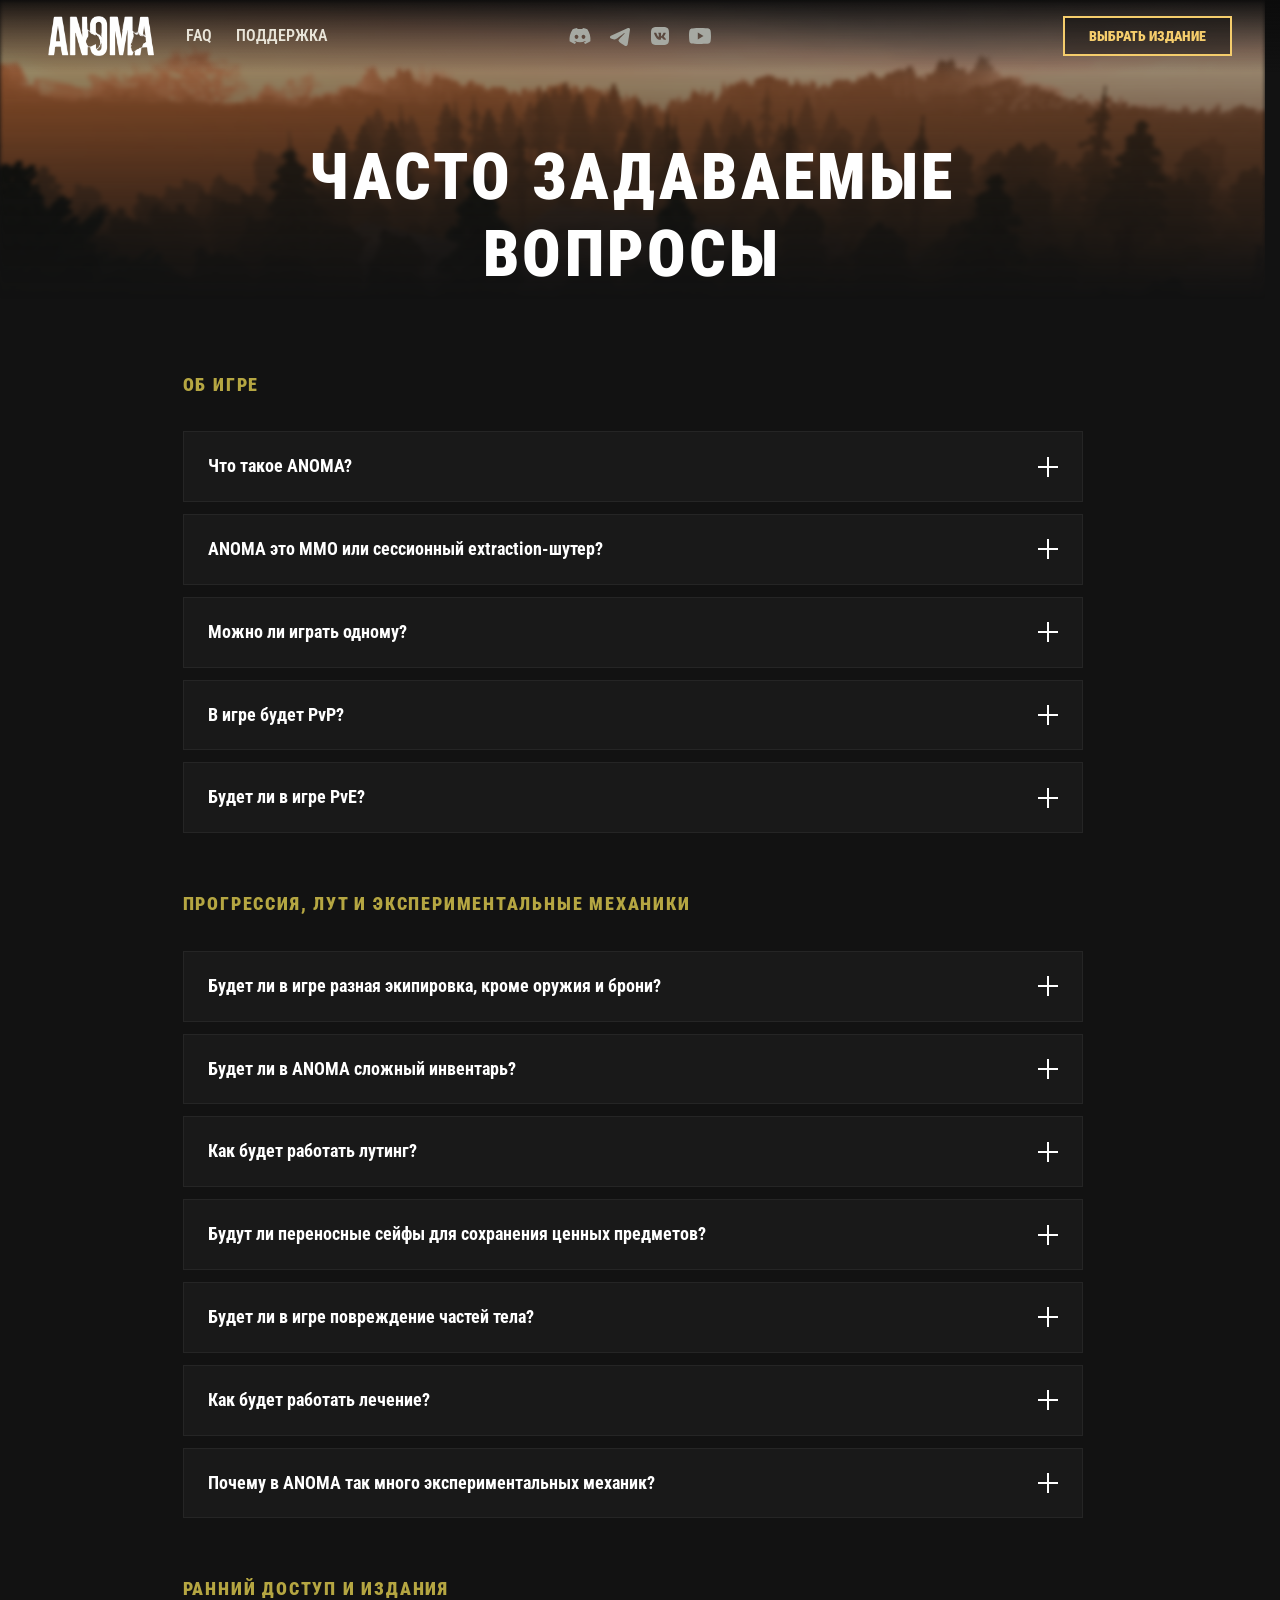
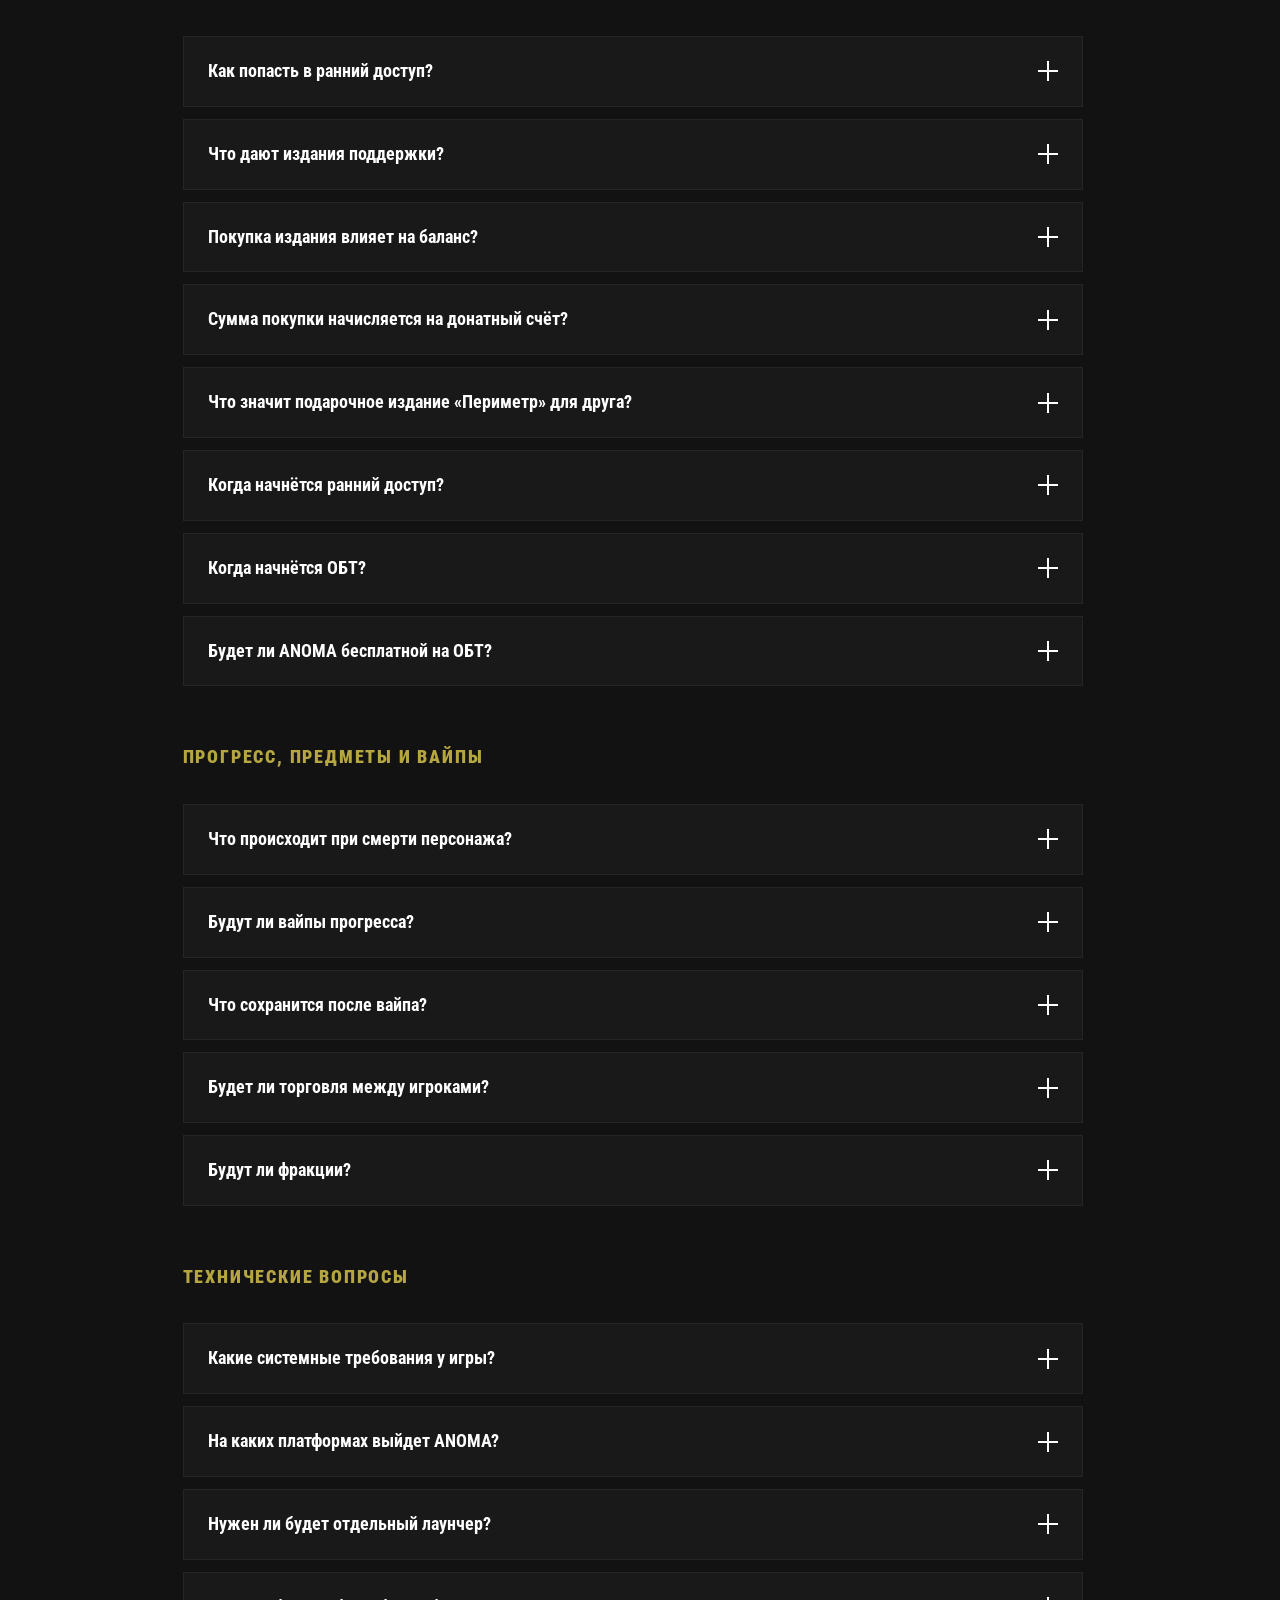
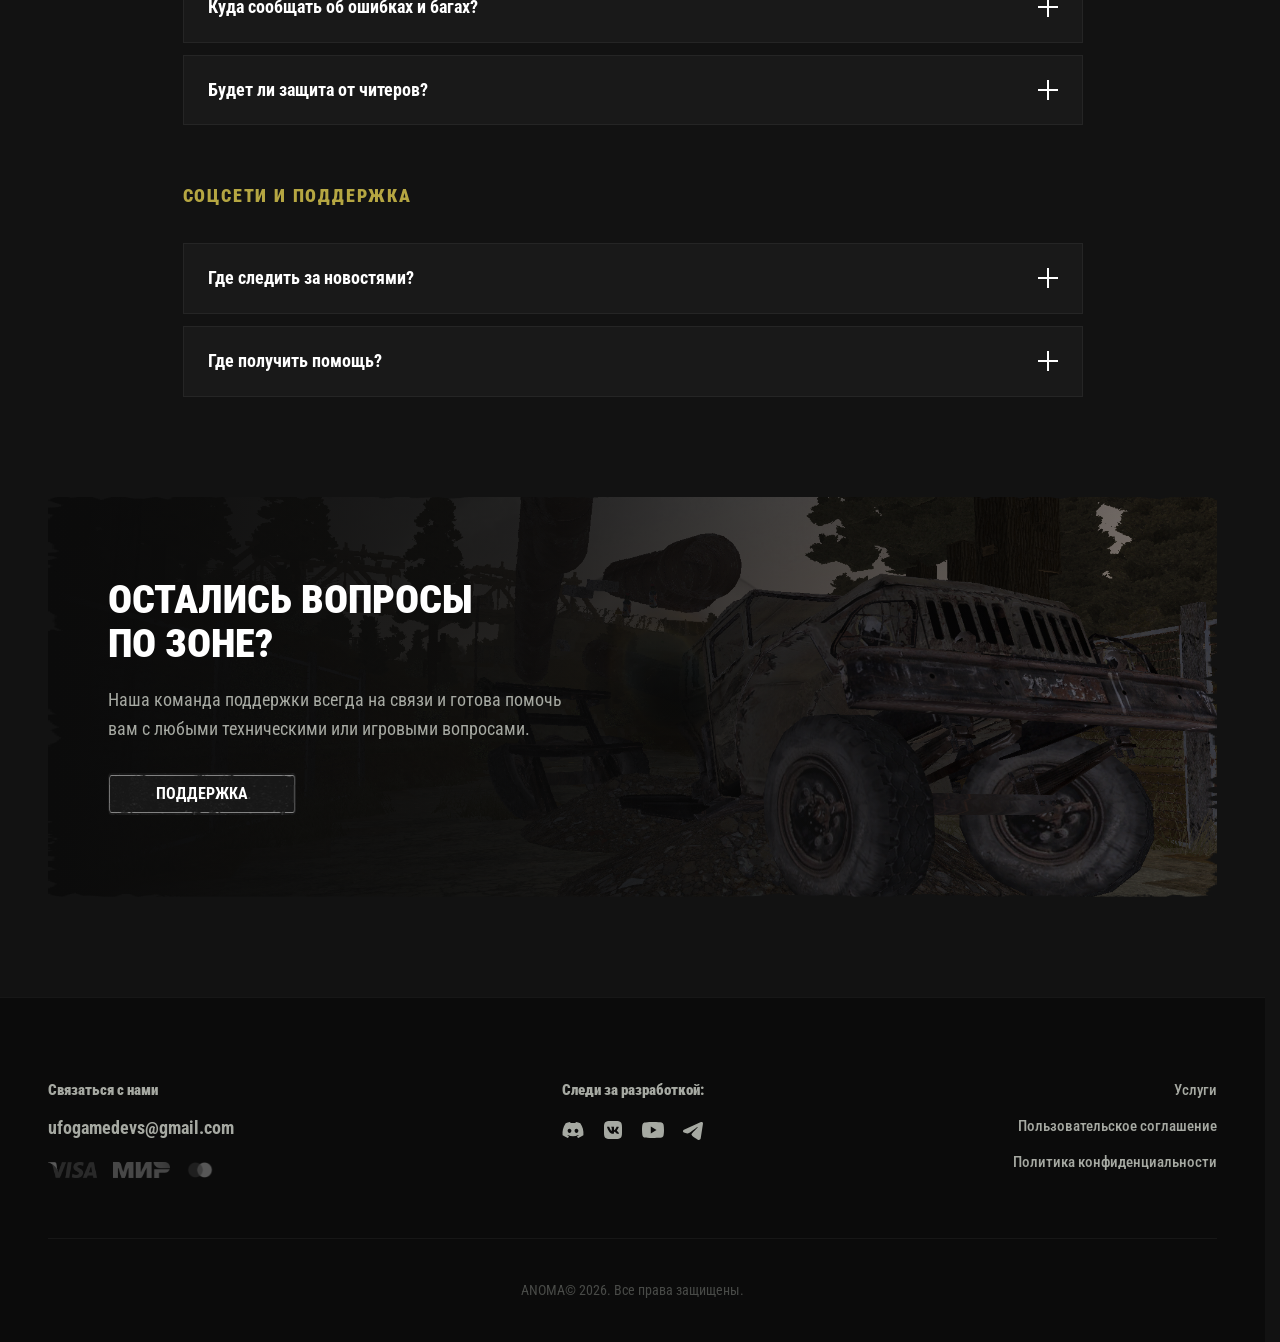
<file: faq.html>
<!DOCTYPE html>
<html lang="ru">

<head>
  <meta charset="UTF-8">
  <meta name="viewport" content="width=device-width, initial-scale=1.0">

  <title>FAQ — ANOMA</title>
  <meta name="description" content="Часто задаваемые вопросы по игре ANOMA. Узнайте больше о разработке, доступе и игровых механиках.">
  <link rel="canonical" href="https://anoma.su/faq.html">

  <meta property="og:type" content="website">
  <meta property="og:title" content="FAQ — ANOMA">
  <meta property="og:description" content="Часто задаваемые вопросы по игре ANOMA. Узнайте больше о разработке, доступе и игровых механиках.">
  <meta property="og:url" content="https://anoma.su/faq.html">
  <meta property="og:image" content="https://anoma.su/assets/img/og-cover.webp">
  <meta property="og:locale" content="ru_RU">
  <meta property="og:site_name" content="ANOMA">

  <meta name="twitter:card" content="summary_large_image">
  <meta name="twitter:title" content="FAQ — ANOMA">
  <meta name="twitter:description" content="Часто задаваемые вопросы по игре ANOMA. Узнайте больше о разработке, доступе и игровых механиках.">
  <meta name="twitter:image" content="https://anoma.su/assets/img/og-cover.webp">

  <link rel="icon" href="./assets/img/favicon.ico" sizes="any">
  <link rel="icon" href="./assets/img/favicon.svg" type="image/svg+xml">

  <link rel="preconnect" href="https://fonts.googleapis.com">
  <link rel="preconnect" href="https://fonts.gstatic.com" crossorigin>
  <link href="https://fonts.googleapis.com/css2?family=Roboto+Condensed:wght@400;700;900&display=swap" rel="stylesheet">

  <link rel="stylesheet" href="./assets/css/styles.css">
  <link rel="stylesheet" href="./assets/css/faq.css">
</head>

<body class="page-faq">

  <header class="header header--visible" id="header">
    <div class="container header__inner">
      <div class="header__left">
        <button class="header__burger" id="btnBurger" aria-label="Открыть меню">
          <span></span>
          <span></span>
          <span></span>
        </button>
        <a href="index.html" class="header__logo-link" aria-label="На главную">
          <img src="./assets/img/logo.png" alt="ANOMA Logo" class="header__logo">
        </a>
        <nav class="header__nav" aria-label="Основная навигация">
          <a href="faq.html" class="header__nav-link is-active">FAQ</a>
          <a href="https://vk.me/anoma_ufo" target="_blank" rel="noopener" class="header__nav-link">Поддержка</a>
        </nav>
      </div>

      <div class="header__socials">
        <a href="https://discord.com/invite/6MUMWm6wPn" class="header__social-link" aria-label="Discord" target="_blank"
          rel="noopener">
          <img src="./assets/img/discord.svg" alt="Discord" width="24" height="24">
        </a>
        <a href="https://t.me/anoma_ufo" class="header__social-link" aria-label="Telegram" target="_blank"
          rel="noopener">
          <img src="./assets/img/telegram.svg" alt="Telegram" width="24" height="24">
        </a>
        <a href="https://vk.com/anoma_ufo" class="header__social-link" aria-label="VK" target="_blank" rel="noopener">
          <img src="./assets/img/vk.svg" alt="VK" width="24" height="24">
        </a>
        <a href="https://www.youtube.com/@anoma_ufo" class="header__social-link" aria-label="YouTube" target="_blank"
          rel="noopener">
          <img src="./assets/img/youtube.svg" alt="YouTube" width="24" height="24">
        </a>
      </div>

      <div class="header__right">
        <a href="index.html#editions" class="header__cta">ВЫБРАТЬ ИЗДАНИЕ</a>
      </div>
    </div>
  </header>

  <div class="mobile-menu" id="mobileMenu" aria-hidden="true">
    <div class="mobile-menu__overlay"></div>
    <div class="mobile-menu__content">
      <nav class="mobile-menu__nav">
        <a href="index.html" class="mobile-menu__link">Главная</a>
        <a href="faq.html" class="mobile-menu__link is-active">FAQ</a>
        <a href="https://vk.me/anoma_ufo" target="_blank" rel="noopener" class="mobile-menu__link">Поддержка</a>
      </nav>
      <a href="index.html" class="hero__cta" aria-label="Открыть окно авторизации">
        <img class="hero__cta-default" src="./assets/img/btn-default.svg" alt="">
        <img class="hero__cta-hover" src="./assets/img/btn-hover.svg" alt="">
        <span class="hero__cta-text">ВОЙТИ В АККАУНТ</span>
      </a>
      <a href="index.html#editions" class="mobile-menu__cta">ВЫБРАТЬ ИЗДАНИЕ</a>
    </div>
  </div>

  <main class="main">
    <section class="section section--faq">
      <div class="container">
        <div class="faq__header">
          <h1 class="faq__title">ЧАСТО ЗАДАВАЕМЫЕ <br> ВОПРОСЫ</h1>
        </div>

        <div class="faq__content">
          <div class="faq__category">
            <h2 class="faq__category-title">ОБ ИГРЕ</h2>
            <div class="faq__list">
              <div class="faq__item">
                <button class="faq__trigger" aria-expanded="false">
                  Что такое ANOMA?
                  <span class="faq__icon"></span>
                </button>
                <div class="faq__answer" aria-hidden="true">
                  <div class="faq__answer-inner">
                    <p>ANOMA это MMORPG с элементами extraction MMO-шутера в мрачном постсоветском сеттинге.</p>
                    <p>Игроки исследуют открытый мир, выходят за пределы безопасных зон, сталкиваются с аномалиями, опасными существами, другими игроками и добывают ресурсы, артефакты, хлам и предметы, необходимые для прогрессии.</p>
                    <p>Снаряжение в ANOMA не просто находится в мире, а создаётся и развивается через крафт и личную прогрессию игрока. Главный риск в том, что найденные в опасной зоне предметы нужно успеть доставить обратно в безопасную зону.</p>
                  </div>
                </div>
              </div>
              <div class="faq__item">
                <button class="faq__trigger" aria-expanded="false">
                  ANOMA это MMO или сессионный extraction-шутер?
                  <span class="faq__icon"></span>
                </button>
                <div class="faq__answer" aria-hidden="true">
                  <div class="faq__answer-inner">
                    <p>ANOMA это не сессионный extraction-шутер в духе классических матчей.</p>
                    <p>В основе игры лежит открытый мир, безопасные зоны, долгосрочная прогрессия персонажа, экономика, крафт, фракции и взаимодействие с другими игроками. Extraction-элемент проявляется в риске: пока ты находишься в опасной части мира, найденные предметы ещё нужно сохранить и вернуть обратно.</p>
                  </div>
                </div>
              </div>
              <div class="faq__item">
                <button class="faq__trigger" aria-expanded="false">
                  Можно ли играть одному?
                  <span class="faq__icon"></span>
                </button>
                <div class="faq__answer" aria-hidden="true">
                  <div class="faq__answer-inner">
                    <p>Да, в ANOMA можно играть одному.</p>
                    <p>Игра не заставляет постоянно собирать отряд. Одинокий игрок сможет исследовать открытый мир, заниматься прогрессией, искать ресурсы, выполнять активности и избегать лишних столкновений.</p>
                    <p>В группе будет проще проходить часть опасных участков и участвовать в сложных активностях, но соло-игра остаётся полноценным способом игры.</p>
                  </div>
                </div>
              </div>
              <div class="faq__item">
                <button class="faq__trigger" aria-expanded="false">
                  В игре будет PvP?
                  <span class="faq__icon"></span>
                </button>
                <div class="faq__answer" aria-hidden="true">
                  <div class="faq__answer-inner">
                    <p>Да, PvP в игре будет.</p>
                    <p>Но мы не хотим делать токсичное и навязанное PvP, где игрока постоянно вынуждают драться каждые несколько минут. Если ты хочешь искать столкновения с другими игроками, ты их найдёшь. Если ты больше ориентирован на исследование, PvE и прогрессию, у тебя будет возможность чаще избегать прямых конфликтов.</p>
                    <p>Полностью исключить риск встречи с другими игроками нельзя, но перенасыщения PvP не планируется.</p>
                  </div>
                </div>
              </div>
              <div class="faq__item">
                <button class="faq__trigger" aria-expanded="false">
                  Будет ли в игре PvE?
                  <span class="faq__icon"></span>
                </button>
                <div class="faq__answer" aria-hidden="true">
                  <div class="faq__answer-inner">
                    <p>Да, PvE является важной частью ANOMA.</p>
                    <p>Мы ориентируемся не только на PvP-аудиторию. В игре будут PvE-активности, исследование мира, опасности окружения, аномалии, существа, сбор ресурсов, крафт и прогрессия.</p>
                    <p>Игроки, которым интереснее атмосфера, изучение мира и развитие персонажа, не будут забыты.</p>
                  </div>
                </div>
              </div>
            </div>
          </div>
          <div class="faq__category">
            <h2 class="faq__category-title">ПРОГРЕССИЯ, ЛУТ И ЭКСПЕРИМЕНТАЛЬНЫЕ МЕХАНИКИ</h2>
            <div class="faq__list">
              <div class="faq__item">
                <button class="faq__trigger" aria-expanded="false">
                  Будет ли в игре разная экипировка, кроме оружия и брони?
                  <span class="faq__icon"></span>
                </button>
                <div class="faq__answer" aria-hidden="true">
                  <div class="faq__answer-inner">
                    <p>Да, мы хотим развивать экипировку глубже, чем просто «оружие плюс броня».</p>
                    <p>Один из вариантов, который мы сейчас рассматриваем: разделить защитное снаряжение на разные слоты, например броню и шлем. При этом слот шлема может использоваться не только для классической защиты, но и для других типов снаряжения: противогазов, защитных масок или более боевых вариантов.</p>
                    <p>Наша цель не просто добавить ещё одну вещь в инвентарь, а сделать так, чтобы экипировка влияла на стиль игры, маршруты, доступ к опасным зонам и подготовку к разным ситуациям.</p>
                    <p>Эта система ещё будет тестироваться и дорабатываться по фидбеку игроков.</p>
                  </div>
                </div>
              </div>
              <div class="faq__item">
                <button class="faq__trigger" aria-expanded="false">
                  Будет ли в ANOMA сложный инвентарь?
                  <span class="faq__icon"></span>
                </button>
                <div class="faq__answer" aria-hidden="true">
                  <div class="faq__answer-inner">
                    <p>Мы хотим попробовать матричный инвентарь с менеджментом ресурсов.</p>
                    <p>Это значит, что важны будут не только сами предметы, но и то, как игрок их размещает, что берёт с собой, сколько места оставляет под добычу и чем жертвует ради более ценных вещей.</p>
                    <p>Также мы рассматриваем разгрузки, рюкзаки и другие элементы переносимого снаряжения. Они могут стать частью прогрессии персонажа и добавить больше решений перед выходом в опасные зоны.</p>
                    <p>При этом мы не хотим превращать инвентарь в душную систему ради самой системы. Будем тестировать, смотреть на реакцию игроков и упрощать или менять механику, если она начнёт мешать геймплею.</p>
                  </div>
                </div>
              </div>
              <div class="faq__item">
                <button class="faq__trigger" aria-expanded="false">
                  Как будет работать лутинг?
                  <span class="faq__icon"></span>
                </button>
                <div class="faq__answer" aria-hidden="true">
                  <div class="faq__answer-inner">
                    <p>Мы хотим сделать лутинг более иммерсивным, чем простое мгновенное получение предметов из каждого объекта.</p>
                    <p>В открытом мире будут разные типы добычи. Какие-то предметы можно будет просто найти в окружении и сразу подобрать: на столах, полках, в домах, технических помещениях или других местах.</p>
                    <p>Но для более ценных или защищённых объектов, например сейфов, шкафов, контейнеров или запертых тайников, мы хотим попробовать более напряжённую механику.</p>
                    <p>Игроку может понадобиться время, чтобы вскрыть такой объект, а найденные предметы внутри будут раскрываться постепенно. Это добавляет азарт, риск и ощущение настоящего поиска: ты не сразу знаешь, что именно нашёл, и должен решить, стоит ли продолжать лутать дальше в опасной зоне.</p>
                    <p>Эта механика не будет применяться ко всему подряд. Мы хотим использовать её там, где она усиливает атмосферу, риск и ценность находки, а не замедляет обычное исследование мира.</p>
                    <p>Как и другие экспериментальные системы, лутинг будет дорабатываться по фидбеку игроков.</p>
                  </div>
                </div>
              </div>
              <div class="faq__item">
                <button class="faq__trigger" aria-expanded="false">
                  Будут ли переносные сейфы для сохранения ценных предметов?
                  <span class="faq__icon"></span>
                </button>
                <div class="faq__answer" aria-hidden="true">
                  <div class="faq__answer-inner">
                    <p>Да, мы хотим попробовать систему переносных сейфов.</p>
                    <p>Идея в том, чтобы у игрока была возможность гарантированно сохранить часть найденных предметов прямо во время исследования опасных зон. Но такой сейф будет ограничен по слотам, поэтому спрятать туда всё подряд не получится.</p>
                    <p>Это должно сделать игру менее токсичной: даже если игрок погибнет, у него останется шанс сохранить самое важное. При этом PvP и риск не обесцениваются, потому что большая часть добычи всё равно остаётся уязвимой.</p>
                    <p>Конкретный баланс сейфов, их размер, ограничения и правила использования мы будем тестировать отдельно.</p>
                  </div>
                </div>
              </div>
              <div class="faq__item">
                <button class="faq__trigger" aria-expanded="false">
                  Будет ли в игре повреждение частей тела?
                  <span class="faq__icon"></span>
                </button>
                <div class="faq__answer" aria-hidden="true">
                  <div class="faq__answer-inner">
                    <p>Мы хотим попробовать систему повреждения частей тела, которая будет влиять на состояние персонажа и поведение в бою.</p>
                    <p>Например, повреждения могут давать разные дебафы и заставлять игрока принимать решения: продолжать бой, отступить, использовать подходящий медикамент или сменить тактику.</p>
                    <p>Нам важно сделать PvP и выживание более тактичными, а не сводить бой к простому обмену уроном и постоянному спаму лечения. При этом мы не хотим перегрузить игру лишней сложностью, поэтому система будет тестироваться и дорабатываться по реакции игроков.</p>
                  </div>
                </div>
              </div>
              <div class="faq__item">
                <button class="faq__trigger" aria-expanded="false">
                  Как будет работать лечение?
                  <span class="faq__icon"></span>
                </button>
                <div class="faq__answer" aria-hidden="true">
                  <div class="faq__answer-inner">
                    <p>Мы рассматриваем лечение как часть тактического геймплея.</p>
                    <p>Вместо одной универсальной кнопки лечения мы хотим попробовать разные типы медикаментов под разные состояния персонажа. Это должно заставлять игрока думать, когда лечиться, чем лечиться и стоит ли продолжать бой в плохом состоянии.</p>
                    <p>Главная цель: добавить глубину, но не сделать систему душной. Если механика окажется слишком тяжёлой или будет мешать темпу игры, мы будем её менять.</p>
                  </div>
                </div>
              </div>
              <div class="faq__item">
                <button class="faq__trigger" aria-expanded="false">
                  Почему в ANOMA так много экспериментальных механик?
                  <span class="faq__icon"></span>
                </button>
                <div class="faq__answer" aria-hidden="true">
                  <div class="faq__answer-inner">
                    <p>Мы хотим, чтобы ANOMA ощущалась не как обычная онлайн-игра, где игрок просто бегает, зажимает в противника и бесконечно лечится.</p>
                    <p>Наша цель: добавить больше тактики, подготовки, риска и осмысленных решений. Экипировка, инвентарь, переносные сейфы, повреждения, лечение и лутинг должны работать вместе и делать каждое столкновение, исследование и возвращение в безопасную зону интереснее.</p>
                    <p>При этом всё это не высечено в камне. Мы будем тестировать механики, собирать фидбек, докручивать удачные решения и отказываться от того, что не работает.</p>
                  </div>
                </div>
              </div>
            </div>
          </div>
          <div class="faq__category">
            <h2 class="faq__category-title">РАННИЙ ДОСТУП И ИЗДАНИЯ</h2>
            <div class="faq__list">
              <div class="faq__item">
                <button class="faq__trigger" aria-expanded="false">
                  Как попасть в ранний доступ?
                  <span class="faq__icon"></span>
                </button>
                <div class="faq__answer" aria-hidden="true">
                  <div class="faq__answer-inner">
                    <p>Доступ к ранней версии получают владельцы любого издания поддержки.</p>
                    <p>Вы можете выбрать подходящее издание на сайте. После покупки доступ будет закреплён за вашим аккаунтом, и вы сможете попасть в игру раньше открытого этапа.</p>
                  </div>
                </div>
              </div>
              <div class="faq__item">
                <button class="faq__trigger" aria-expanded="false">
                  Что дают издания поддержки?
                  <span class="faq__icon"></span>
                </button>
                <div class="faq__answer" aria-hidden="true">
                  <div class="faq__answer-inner">
                    <p>Издания поддержки дают участие в раннем доступе и дополнительные цифровые бонусы.</p>
                    <p>В зависимости от издания это могут быть роль в Discord, эксклюзивные косметические предметы, коллекционные бонусы, особый титул, доступ к тестированию будущих обновлений и другие награды.</p>
                  </div>
                </div>
              </div>
              <div class="faq__item">
                <button class="faq__trigger" aria-expanded="false">
                  Покупка издания влияет на баланс?
                  <span class="faq__icon"></span>
                </button>
                <div class="faq__answer" aria-hidden="true">
                  <div class="faq__answer-inner">
                    <p>Нет, мы не хотим превращать ANOMA в pay-to-win.</p>
                    <p>Издания поддержки дают доступ, статусные, косметические и коллекционные бонусы, но не должны ломать баланс игры или давать нечестное преимущество в развитии и столкновениях с другими игроками.</p>
                  </div>
                </div>
              </div>
              <div class="faq__item">
                <button class="faq__trigger" aria-expanded="false">
                  Сумма покупки начисляется на донатный счёт?
                  <span class="faq__icon"></span>
                </button>
                <div class="faq__answer" aria-hidden="true">
                  <div class="faq__answer-inner">
                    <p>Да, сумма покупки издания начисляется на донатный счёт в рамках условий выбранного издания.</p>
                    <p>Это полноценная внутриигровая донатная валюта, которую можно будет потратить на доступную монетизацию внутри проекта.</p>
                  </div>
                </div>
              </div>
              <div class="faq__item">
                <button class="faq__trigger" aria-expanded="false">
                  Что значит подарочное издание «Периметр» для друга?
                  <span class="faq__icon"></span>
                </button>
                <div class="faq__answer" aria-hidden="true">
                  <div class="faq__answer-inner">
                    <p>Подарочное издание «Периметр» позволяет передать ранний доступ другу.</p>
                    <p>При этом донатный счёт по подарочному изданию другу отдельно не начисляется. Этот бонус является частью основного издания, которое покупает владелец.</p>
                  </div>
                </div>
              </div>
              <div class="faq__item">
                <button class="faq__trigger" aria-expanded="false">
                  Когда начнётся ранний доступ?
                  <span class="faq__icon"></span>
                </button>
                <div class="faq__answer" aria-hidden="true">
                  <div class="faq__answer-inner">
                    <p>Мы начнём именно с раннего доступа.</p>
                    <p>Сейчас игра проходит через фундаментальные переработки и важные изменения, поэтому мы не можем сразу открывать её для массового пользователя. Сначала в игру попадут владельцы изданий поддержки, которые смогут раньше начать играть, помочь проекту и принять участие в развитии ANOMA до ОБТ.</p>
                  </div>
                </div>
              </div>
              <div class="faq__item">
                <button class="faq__trigger" aria-expanded="false">
                  Когда начнётся ОБТ?
                  <span class="faq__icon"></span>
                </button>
                <div class="faq__answer" aria-hidden="true">
                  <div class="faq__answer-inner">
                    <p>ОБТ начнётся после этапа раннего доступа, когда основные системы будут достаточно стабильны для большого потока игроков.</p>
                    <p>Точные даты мы объявим отдельно в наших соцсетях. Если вы хотите попасть в игру раньше и не ждать ОБТ, стоит выбрать издание поддержки и получить доступ к ранней версии.</p>
                  </div>
                </div>
              </div>
              <div class="faq__item">
                <button class="faq__trigger" aria-expanded="false">
                  Будет ли ANOMA бесплатной на ОБТ?
                  <span class="faq__icon"></span>
                </button>
                <div class="faq__answer" aria-hidden="true">
                  <div class="faq__answer-inner">
                    <p>Да, мы планируем, что на этапе ОБТ игра будет доступна бесплатно.</p>
                    <p>Точные детали будут утверждены ближе к этому этапу. Издания поддержки сейчас нужны для раннего доступа, раннего участия в проекте и помощи разработке до полноценного открытого запуска.</p>
                  </div>
                </div>
              </div>
            </div>
          </div>
          <div class="faq__category">
            <h2 class="faq__category-title">ПРОГРЕСС, ПРЕДМЕТЫ И ВАЙПЫ</h2>
            <div class="faq__list">
              <div class="faq__item">
                <button class="faq__trigger" aria-expanded="false">
                  Что происходит при смерти персонажа?
                  <span class="faq__icon"></span>
                </button>
                <div class="faq__answer" aria-hidden="true">
                  <div class="faq__answer-inner">
                    <p>ANOMA строится вокруг риска, но оружие и броня не выпадают с персонажа.</p>
                    <p>Снаряжение является частью личной прогрессии игрока. При смерти можно потерять добытые в опасной зоне предметы: артефакты, ресурсы, хлам и другие вещи, необходимые для развития и крафта.</p>
                    <p>Мы также рассматриваем систему частичного сохранения добычи. Например, через переносные сейфы или похожие механики, которые позволят сохранить часть ценных предметов. Конкретные правила ещё будут балансироваться.</p>
                  </div>
                </div>
              </div>
              <div class="faq__item">
                <button class="faq__trigger" aria-expanded="false">
                  Будут ли вайпы прогресса?
                  <span class="faq__icon"></span>
                </button>
                <div class="faq__answer" aria-hidden="true">
                  <div class="faq__answer-inner">
                    <p>На этапах раннего доступа и тестирования вайпы теоретически возможны, если они понадобятся для баланса, экономики или крупных технических изменений.</p>
                    <p>При этом шанс полного вайпа мы оцениваем как низкий. Мы не хотим сбрасывать прогресс без серьёзной причины. Если такое решение всё же потребуется, мы предупредим игроков заранее.</p>
                  </div>
                </div>
              </div>
              <div class="faq__item">
                <button class="faq__trigger" aria-expanded="false">
                  Что сохранится после вайпа?
                  <span class="faq__icon"></span>
                </button>
                <div class="faq__answer" aria-hidden="true">
                  <div class="faq__answer-inner">
                    <p>Покупки, издания поддержки и донатные бонусы сохраняются за аккаунтом на всех стадиях игры.</p>
                    <p>Технический прогресс, экономика, предметы и другие игровые данные могут быть затронуты только в случае необходимости. Если вайп понадобится, мы отдельно объясним, что именно будет сброшено, а что останется.</p>
                  </div>
                </div>
              </div>
              <div class="faq__item">
                <button class="faq__trigger" aria-expanded="false">
                  Будет ли торговля между игроками?
                  <span class="faq__icon"></span>
                </button>
                <div class="faq__answer" aria-hidden="true">
                  <div class="faq__answer-inner">
                    <p>Да, торговля между игроками планируется.</p>
                    <p>Как минимум в игре будет аукцион, через который игроки смогут продавать и покупать предметы. Экономика, крафт и обмен ресурсами являются важной частью MMO-направления ANOMA.</p>
                  </div>
                </div>
              </div>
              <div class="faq__item">
                <button class="faq__trigger" aria-expanded="false">
                  Будут ли фракции?
                  <span class="faq__icon"></span>
                </button>
                <div class="faq__answer" aria-hidden="true">
                  <div class="faq__answer-inner">
                    <p>Да, фракции будут важной частью ANOMA.</p>
                    <p>В начале игры игрок сможет выбрать сторону, например сталкеров или бандитов. Фракционная принадлежность будет влиять на социальное взаимодействие, атмосферу, конфликты и дальнейшее развитие персонажа.</p>
                    <p>Подробности по фракциям мы раскроем отдельно ближе к тестированию этих систем.</p>
                  </div>
                </div>
              </div>
            </div>
          </div>
          <div class="faq__category">
            <h2 class="faq__category-title">ТЕХНИЧЕСКИЕ ВОПРОСЫ</h2>
            <div class="faq__list">
              <div class="faq__item">
                <button class="faq__trigger" aria-expanded="false">
                  Какие системные требования у игры?
                  <span class="faq__icon"></span>
                </button>
                <div class="faq__answer" aria-hidden="true">
                  <div class="faq__answer-inner">
                    <p>Точные системные требования пока не утверждены.</p>
                    <p>Игра находится в разработке, и мы ещё проводим тесты производительности на разных конфигурациях ПК. Для нас оптимизация является одним из главных приоритетов: мы стараемся добиться стабильной работы даже на слабом оборудовании и проверяем, как игра ведёт себя на минимальных системах.</p>
                    <p>Более точные требования будут опубликованы ближе к старту раннего доступа.</p>
                  </div>
                </div>
              </div>
              <div class="faq__item">
                <button class="faq__trigger" aria-expanded="false">
                  На каких платформах выйдет ANOMA?
                  <span class="faq__icon"></span>
                </button>
                <div class="faq__answer" aria-hidden="true">
                  <div class="faq__answer-inner">
                    <p>ANOMA разрабатывается для PC.</p>
                    <p>На старте мы фокусируемся только на ПК-версии, чтобы сделать её стабильной, удобной и достаточно оптимизированной.</p>
                  </div>
                </div>
              </div>
              <div class="faq__item">
                <button class="faq__trigger" aria-expanded="false">
                  Нужен ли будет отдельный лаунчер?
                  <span class="faq__icon"></span>
                </button>
                <div class="faq__answer" aria-hidden="true">
                  <div class="faq__answer-inner">
                    <p>Да, для ANOMA будет использоваться отдельный лаунчер.</p>
                    <p>Через него будут проходить авторизация, обновления клиента и запуск игры.</p>
                  </div>
                </div>
              </div>
              <div class="faq__item">
                <button class="faq__trigger" aria-expanded="false">
                  Куда сообщать об ошибках и багах?
                  <span class="faq__icon"></span>
                </button>
                <div class="faq__answer" aria-hidden="true">
                  <div class="faq__answer-inner">
                    <p>Лучший способ сообщить о баге: написать в наш Discord.</p>
                    <p>Там будет отдельный канал «Баги и недоработки», где можно создавать топики по конкретным проблемам. Мы отслеживаем их каждый день, поэтому сообщения не потеряются.</p>
                    <p>Второй способ: обратиться в поддержку через VK.</p>
                  </div>
                </div>
              </div>
              <div class="faq__item">
                <button class="faq__trigger" aria-expanded="false">
                  Будет ли защита от читеров?
                  <span class="faq__icon"></span>
                </button>
                <div class="faq__answer" aria-hidden="true">
                  <div class="faq__answer-inner">
                    <p>Да, защита честной игры для ANOMA критически важна.</p>
                    <p>Мы будем использовать технические и ручные методы проверки нарушений, следить за подозрительной активностью и принимать меры против игроков, которые мешают нормальной игре.</p>
                  </div>
                </div>
              </div>
            </div>
          </div>
          <div class="faq__category">
            <h2 class="faq__category-title">СОЦСЕТИ И ПОДДЕРЖКА</h2>
            <div class="faq__list">
              <div class="faq__item">
                <button class="faq__trigger" aria-expanded="false">
                  Где следить за новостями?
                  <span class="faq__icon"></span>
                </button>
                <div class="faq__answer" aria-hidden="true">
                  <div class="faq__answer-inner">
                    <p>Главные новости ANOMA будут публиковаться в VK и Telegram.</p>
                    <p>В Discord мы также выкладываем много уникального контента, который не всегда попадает в другие соцсети. А на YouTube-канале будут выходить полноценные дев-блоги о разработке, изменениях и будущем проекта.</p>
                  </div>
                </div>
              </div>
              <div class="faq__item">
                <button class="faq__trigger" aria-expanded="false">
                  Где получить помощь?
                  <span class="faq__icon"></span>
                </button>
                <div class="faq__answer" aria-hidden="true">
                  <div class="faq__answer-inner">
                    <p>Основной способ связи по вопросам доступа, оплаты, изданий и поддержки: сообщения в группе VK.</p>
                    <p>Также можно следить за Discord, где будут отдельные каналы для багов, обсуждений и обратной связи по игре.</p>
                  </div>
                </div>
              </div>
            </div>
          </div>
        </div>

        <!-- Support Banner -->
        <div class="faq__banner">
          <div class="faq__banner-content">
            <h2 class="faq__banner-title">ОСТАЛИСЬ ВОПРОСЫ <br> ПО ЗОНЕ?</h2>
            <p class="faq__banner-desc">Наша команда поддержки всегда на связи и готова помочь вам с любыми техническими
              или игровыми вопросами.</p>
            <a href="https://vk.me/anoma_ufo" target="_blank" rel="noopener" class="faq__banner-btn">ПОДДЕРЖКА</a>
          </div>
          <div class="faq__banner-image">
            <img src="./assets/img/screenshot.png" alt="Support Image" loading="lazy">
          </div>
        </div>
      </div>
    </section>
  </main>

  <footer class="footer" id="footer">
    <div class="container footer__inner">
      <div class="footer__top">
        <div class="footer__contacts">
          <span class="footer__label">Связаться с нами</span>
          <a href="mailto:ufogamedevs@gmail.com" class="footer__email">ufogamedevs@gmail.com</a>
          <div class="footer__payments">
            <img src="./assets/img/visa.png" alt="Visa" loading="lazy">
            <img src="./assets/img/mir.png" alt="Mir" loading="lazy">
            <img src="./assets/img/mastercard.png" alt="Mastercard" loading="lazy">
          </div>
        </div>
        <div class="footer__socials">
          <span class="footer__socials-text">Следи за разработкой:</span>
          <div class="footer__socials-list">
            <a href="https://discord.com/invite/6MUMWm6wPn" class="footer__socials-link" aria-label="Discord"
              target="_blank" rel="noopener">
              <img src="./assets/img/discord.svg" alt="Discord" width="24" height="24">
            </a>
            <a href="https://vk.com/anoma_ufo" class="footer__socials-link" aria-label="VK" target="_blank"
              rel="noopener">
              <img src="./assets/img/vk.svg" alt="VK" width="24" height="24">
            </a>
            <a href="https://www.youtube.com/@anoma_ufo" class="footer__socials-link" aria-label="YouTube"
              target="_blank" rel="noopener">
              <img src="./assets/img/youtube.svg" alt="YouTube" width="24" height="24">
            </a>
            <a href="https://t.me/anoma_ufo" class="footer__socials-link" aria-label="Telegram" target="_blank"
              rel="noopener">
              <img src="./assets/img/telegram.svg" alt="Telegram" width="24" height="24">
            </a>
          </div>
        </div>

        <div class="faq__legal-wrap">
          <div class="footer__legal">
            <a href="./assets/docs/ANOMA_Услуги.pdf" target="_blank" class="footer__link">Услуги</a>
            <a href="./assets/docs/ANOMA_Пользовательское%20соглашение.pdf" target="_blank" class="footer__link">Пользовательское соглашение</a>
            <a href="./assets/docs/ANOMA_Политика%20конфиденциальности.pdf" target="_blank" class="footer__link">Политика конфиденциальности</a>
          </div>
        </div>
      </div>

      <div class="footer__bottom">
        <p class="footer__copyright">ANOMA© 2026. Все права защищены.</p>
      </div>
    </div>
  </footer>

  <svg class="sr-only" aria-hidden="true">
    <defs>
      <mask id="tile-mask-1" maskUnits="objectBoundingBox" maskContentUnits="objectBoundingBox"
        style="mask-type: luminance;">
        <image href="./assets/img/image-1-mask.png" x="0" y="0" width="1" height="1" preserveAspectRatio="none" />
      </mask>
      <mask id="tile-mask-2" maskUnits="objectBoundingBox" maskContentUnits="objectBoundingBox"
        style="mask-type: luminance;">
        <image href="./assets/img/image-2-mask.png" x="0" y="0" width="1" height="1" preserveAspectRatio="none" />
      </mask>
      <mask id="tile-mask-3" maskUnits="objectBoundingBox" maskContentUnits="objectBoundingBox"
        style="mask-type: luminance;">
        <image href="./assets/img/image-3-mask.png" x="0" y="0" width="1" height="1" preserveAspectRatio="none" />
      </mask>
    </defs>
  </svg>

  <!-- Modals -->
  <div class="video-modal" id="videoModal" role="dialog" aria-modal="true" aria-label="Видео плеер" aria-hidden="true">
    <div class="video-modal__overlay"></div>
    <div class="video-modal__content" tabindex="-1">
      <button class="video-modal__close" aria-label="Закрыть">&times;</button>
      <div class="video-modal__iframe-wrap">
        <iframe class="video-modal__iframe" id="videoIframe" allowfullscreen
          allow="accelerometer; autoplay; clipboard-write; encrypted-media; gyroscope; picture-in-picture; web-share"
          referrerpolicy="strict-origin-when-cross-origin"></iframe>
      </div>
    </div>
  </div>





  <div class="sidor-easter-egg" id="sidorEasterEgg" aria-hidden="true">
    <img src="./assets/img/sidor.png" alt="" width="64" height="64" loading="lazy">
  </div>

  <script src="./assets/js/main.js"></script>
</body>

</html>
</file>
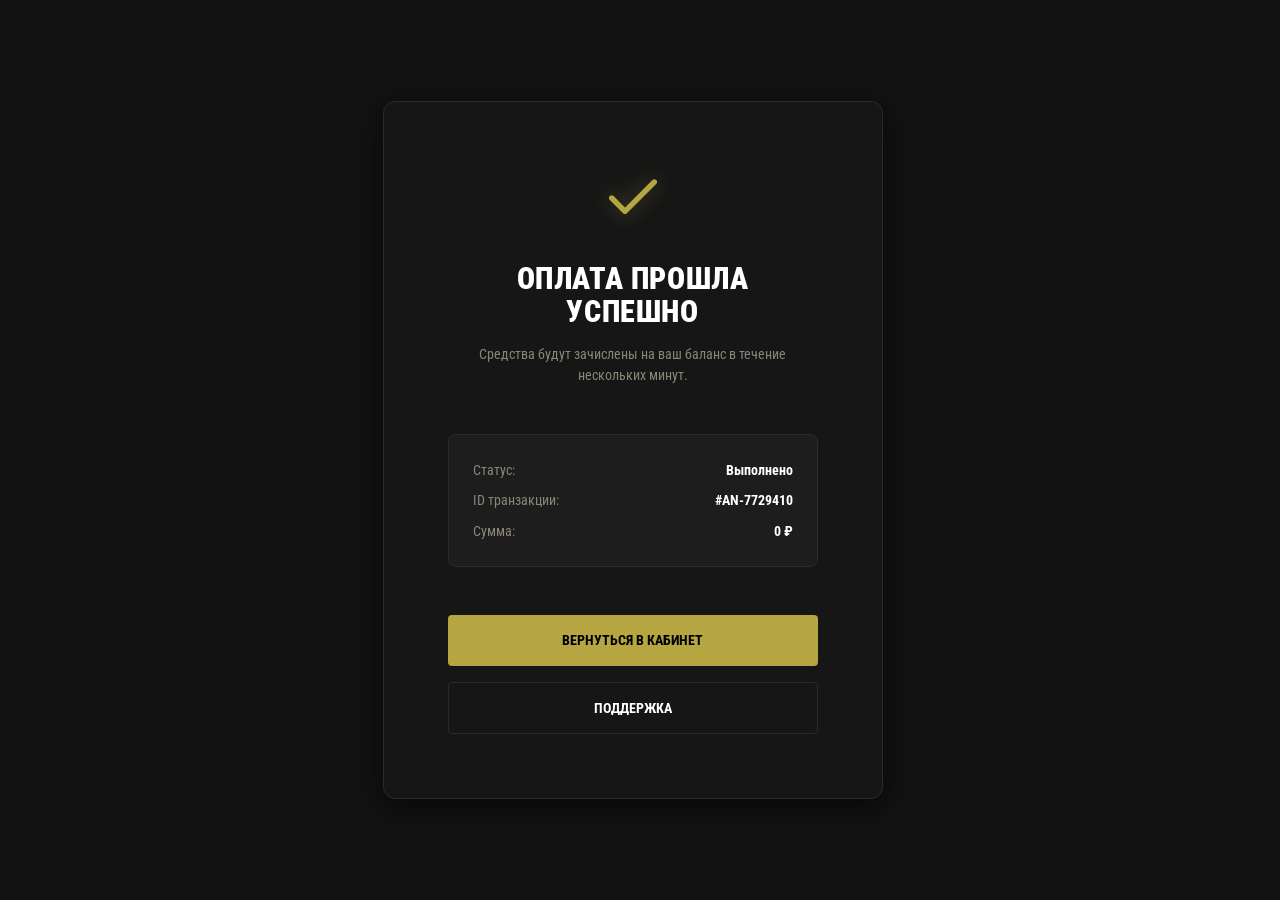
<file: payment-success.html>
<!DOCTYPE html>
<html lang="ru">

<head>
  <meta charset="UTF-8">
  <meta name="viewport" content="width=device-width, initial-scale=1.0">

  <title>Оплата успешна — ANOMA</title>
  <meta name="description" content="Подтверждение успешного пополнения счета в ANOMA.">
  <meta name="robots" content="noindex, nofollow">

  <link rel="icon" href="./assets/img/favicon.ico" sizes="any">
  <link rel="icon" href="./assets/img/favicon.svg" type="image/svg+xml">

  <link rel="preconnect" href="https://fonts.googleapis.com">
  <link rel="preconnect" href="https://fonts.gstatic.com" crossorigin>
  <link href="https://fonts.googleapis.com/css2?family=Roboto+Condensed:wght@400;700;900&display=swap" rel="stylesheet">

  <link rel="stylesheet" href="./assets/css/styles.css">
  <link rel="stylesheet" href="./assets/css/payment.css">
</head>

<body class="page-success">

  <div class="success-container">
    <div class="success-card">
      <div class="success-card__icon">
        <svg width="64" height="64" viewBox="0 0 24 24" fill="none" stroke="currentColor" stroke-width="2" stroke-linecap="round" stroke-linejoin="round" class="text-accent"><polyline points="20 6 9 17 4 12"/></svg>
      </div>
      
      <h1 class="success-card__title">ОПЛАТА ПРОШЛА УСПЕШНО</h1>
      <p class="success-card__desc">Средства будут зачислены на ваш баланс в течение нескольких минут.</p>

      <div class="success-info">
        <div class="success-info__row">
          <span class="success-info__label">Статус:</span>
          <span class="success-info__value text-accent">Выполнено</span>
        </div>
        <div class="success-info__row">
          <span class="success-info__label">ID транзакции:</span>
          <span class="success-info__value">#AN-7729410</span>
        </div>
        <div class="success-info__row">
          <span class="success-info__label">Сумма:</span>
          <span class="success-info__value" id="displayAmount">0 ₽</span>
        </div>
      </div>

      <div class="success-actions">
        <a href="account.html" class="success-btn success-btn--primary">ВЕРНУТЬСЯ В КАБИНЕТ</a>
        <a href="https://vk.me/anoma_ufo" target="_blank" rel="noopener" class="success-btn success-btn--secondary">ПОДДЕРЖКА</a>
      </div>
    </div>
  </div>

  <script src="./assets/js/payment.js"></script>
</body>

</html>
</file>
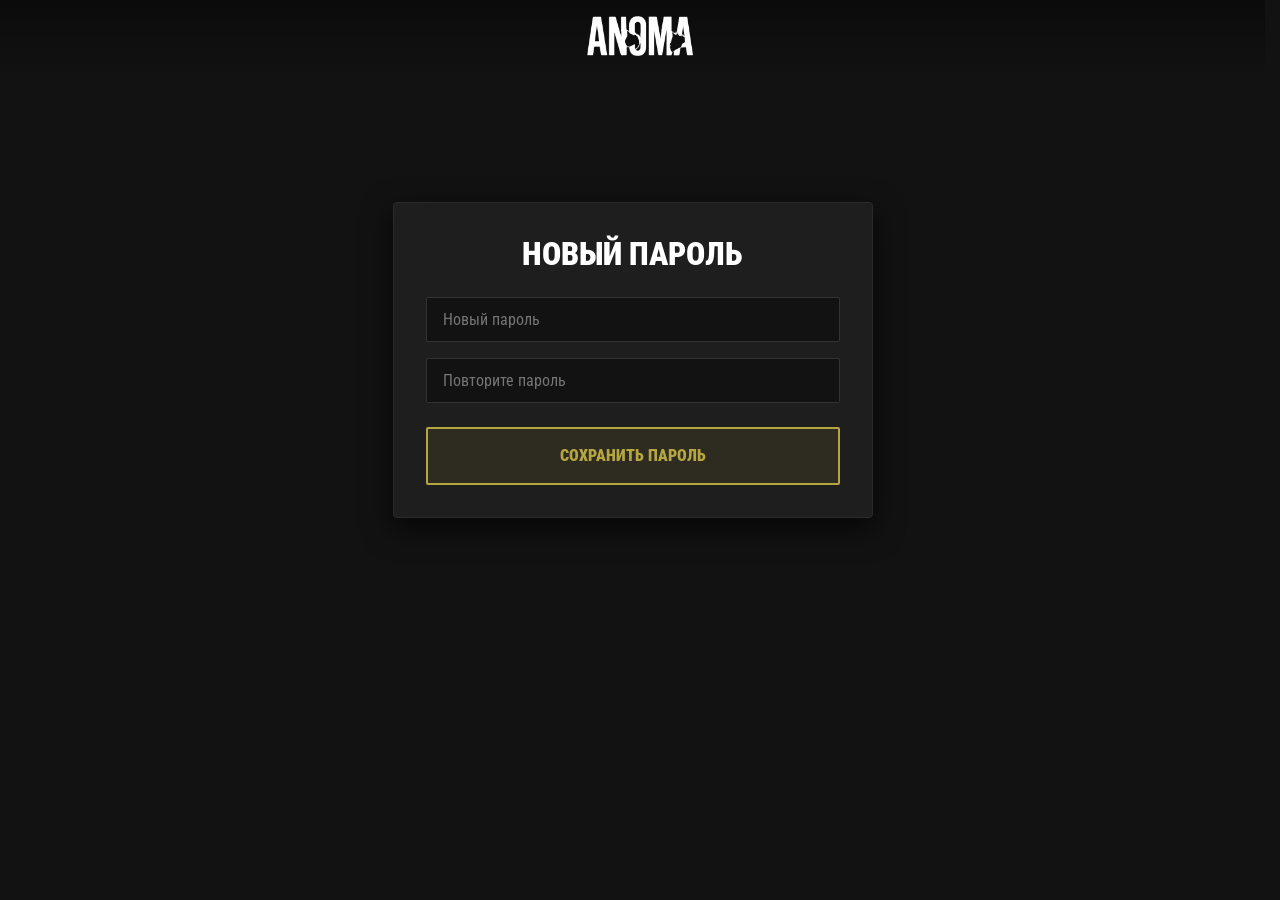
<file: reset-password.html>
<!DOCTYPE html>
<html lang="ru">

<head>
  <meta charset="UTF-8">
  <meta name="viewport" content="width=device-width, initial-scale=1.0">

  <title>Сброс пароля — ANOMA</title>
  <meta name="description" content="Установка нового пароля для аккаунта ANOMA.">
  <meta name="robots" content="noindex, nofollow">

  <link rel="icon" href="./assets/img/favicon.ico" sizes="any">
  <link rel="icon" href="./assets/img/favicon.svg" type="image/svg+xml">

  <link rel="preconnect" href="https://fonts.googleapis.com">
  <link rel="preconnect" href="https://fonts.gstatic.com" crossorigin>
  <link href="https://fonts.googleapis.com/css2?family=Roboto+Condensed:wght@400;700;900&display=swap" rel="stylesheet">

  <link rel="stylesheet" href="./assets/css/styles.css">
</head>

<body class="page-reset">

  <header class="header header--visible" id="header">
    <div class="container header__inner" style="justify-content: center;">
      <a href="index.html" class="header__logo-link" aria-label="На главную">
        <img src="./assets/img/logo.png" alt="ANOMA Logo" class="header__logo">
      </a>
    </div>
  </header>

  <main class="main" style="min-height: calc(100vh - 180px); display: flex; align-items: center; justify-content: center; padding: 20px;">
    
    <div class="auth-modal__content" id="resetPasswordContainer" style="box-shadow: 0 10px 30px rgba(0, 0, 0, 0.7);">
      
      <!-- Экран установки нового пароля -->
      <div class="auth-modal__screen is-active" data-screen="resetPassword">
        <h2 class="auth-modal__title">Новый пароль</h2>
        <form class="auth-form" id="resetForm" novalidate>
          <div class="auth-form__group">
            <input type="password" name="newPassword" class="auth-input" placeholder="Новый пароль" required>
            <span class="auth-error-msg">Введите пароль</span>
          </div>
          <div class="auth-form__group">
            <input type="password" name="confirmPassword" class="auth-input" placeholder="Повторите пароль" required>
            <span class="auth-error-msg">Пароли не совпадают</span>
          </div>
          <button type="submit" class="auth-btn auth-btn--primary">СОХРАНИТЬ ПАРОЛЬ</button>
        </form>
      </div>

      <!-- Экран успеха смены пароля -->
      <div class="auth-modal__screen" data-screen="resetPasswordSuccess">
        <h2 class="auth-modal__title">Пароль изменён</h2>
        <p class="auth-modal__desc">Пароль изменён. Теперь вы можете войти в аккаунт.</p>
        <a href="index.html" class="auth-btn auth-btn--primary" style="text-decoration: none; text-align: center;">На главную</a>
      </div>

    </div>

  </main>

  <script src="./assets/js/main.js"></script>
</body>

</html>
</file>
<file: assets/css/styles.css>
:root {

  --clr-bg: #121212;
  --clr-bg-alt: #161616;
  --clr-surface: #1e1e1e;
  --clr-border: #2a2a2a;

  --clr-text: #d4d0c8;
  --clr-text-muted: #8a8578;
  --clr-text-heading: #e8e4d8;

  --clr-accent: #b5a642;

  --clr-accent-hover: #d4c24f;
  --clr-danger: #c44b3f;

  --ff-base: 'Roboto Condensed', 'Segoe UI', system-ui, -apple-system, sans-serif;
  --ff-heading: var(--ff-base);

  --fs-xs: clamp(0.700rem, 0.65rem + 0.25vw, 0.750rem);
  --fs-sm: clamp(0.813rem, 0.75rem + 0.30vw, 0.875rem);
  --fs-base: clamp(0.938rem, 0.88rem + 0.30vw, 1.000rem);
  --fs-md: clamp(1.125rem, 1.00rem + 0.50vw, 1.250rem);
  --fs-lg: clamp(1.500rem, 1.20rem + 1.00vw, 1.875rem);
  --fs-xl: clamp(2.000rem, 1.50rem + 2.00vw, 2.750rem);
  --fs-2xl: clamp(2.500rem, 1.80rem + 3.00vw, 3.750rem);

  --fw-regular: 400;
  --fw-medium: 500;
  --fw-semibold: 600;
  --fw-bold: 700;

  --lh-tight: 1.2;
  --lh-base: 1.6;
  --lh-loose: 1.8;

  --space-xs: 0.25rem;
  --space-sm: 0.5rem;
  --space-md: 1rem;
  --space-lg: 1.5rem;
  --space-xl: 2rem;
  --space-2xl: 3rem;
  --space-3xl: 4rem;
  --space-4xl: 6rem;

  --container-max: 1280px;
  --container-padding: var(--space-2xl);

  --radius-sm: 4px;
  --radius-md: 8px;
  --radius-lg: 12px;
  --radius-xl: 16px;

  --transition-fast: 150ms ease;
  --transition-base: 250ms ease;
  --transition-slow: 400ms ease;

  --shadow-sm: 0 1px 3px rgba(0, 0, 0, 0.4);
  --shadow-md: 0 4px 12px rgba(0, 0, 0, 0.5);
  --shadow-lg: 0 8px 30px rgba(0, 0, 0, 0.6);

  --z-header: 100;
  --z-overlay: 200;
  --z-modal: 300;
}

*,
*::before,
*::after {
  margin: 0;
  padding: 0;
  box-sizing: border-box;
}

html {
  scroll-behavior: smooth;
  -webkit-text-size-adjust: 100%;
  text-size-adjust: 100%;
  scrollbar-gutter: stable;
}

body {
  font-family: var(--ff-base);
  font-size: var(--fs-base);
  font-weight: var(--fw-regular);
  line-height: var(--lh-base);
  color: var(--clr-text);
  background-color: var(--clr-bg);
  -webkit-font-smoothing: antialiased;
  -moz-osx-font-smoothing: grayscale;
  overflow-x: hidden;
}

img,
picture,
video,
canvas,
svg {
  display: block;
  max-width: 100%;
  height: auto;
}

a {
  color: inherit;
  text-decoration: none;
}

ul,
ol {
  list-style: none;
}

button {
  font: inherit;
  color: inherit;
  background: none;
  border: none;
  cursor: pointer;
}

:focus-visible {
  outline: 2px solid var(--clr-accent);
  outline-offset: 2px;
}

:focus:not(:focus-visible) {
  outline: none;
}



.cursor-distortion {
  position: fixed;
  width: 150px;
  height: 150px;
  border-radius: 50%;
  pointer-events: none;
  z-index: 9999;
  transform: translate(-50%, -50%);
  filter: url(#distort-filter);
  backdrop-filter: url(#distort-filter);
  -webkit-backdrop-filter: url(#distort-filter);
  background: transparent;
  -webkit-mask-image: radial-gradient(circle, transparent 25%, rgba(0, 0, 0, 1) 45%, rgba(0, 0, 0, 0) 70%);
  mask-image: radial-gradient(circle, transparent 25%, rgba(0, 0, 0, 1) 45%, rgba(0, 0, 0, 0) 70%);
  opacity: 0;
  transition: opacity 0.5s ease;
  will-change: transform;
}

.cursor-distortion.is-active {
  opacity: 1;
}

h1,
h2,
h3,
h4,
h5,
h6 {
  font-family: var(--ff-heading);
  color: var(--clr-text-heading);
  line-height: var(--lh-tight);
  font-weight: var(--fw-bold);
}

h1 {
  font-size: var(--fs-2xl);
}

h2 {
  font-size: var(--fs-xl);
}

h3 {
  font-size: var(--fs-lg);
}

p+p {
  margin-top: var(--space-md);
}

.container {
  width: 100%;
  max-width: var(--container-max);
  margin-inline: auto;
  padding-inline: var(--container-padding);
}

.section {
  padding-block: var(--space-4xl);
}

.section__title {
  font-size: var(--fs-xl);
  margin-bottom: var(--space-xl);
  text-align: center;
}

/* ═══════════════════════════════════════════
   Header (Sticky)
   ═══════════════════════════════════════════ */
.header {
  position: fixed;
  top: 0;
  left: 0;
  width: 100%;
  z-index: var(--z-header);
  background: linear-gradient(to bottom, rgba(11, 11, 11, 0.95) 0%, transparent 100%);
  opacity: 0;
  visibility: hidden;
  transform: translateY(-100%);
  transition: opacity 0.4s ease, transform 0.4s ease, visibility 0.4s ease;
  padding-block: 16px;
}

.header.header--visible {
  opacity: 1;
  visibility: visible;
  transform: translateY(0);
}

.header.is-menu-open {
  background: transparent;
}

.header__inner {
  display: flex;
  align-items: center;
  justify-content: space-between;
  position: relative;
}

.header__left {
  display: flex;
  align-items: center;
  gap: 32px;
}

.header__logo {
  height: 40px;
  width: auto;
}

.header__nav {
  display: flex;
  align-items: center;
  gap: 24px;
}

.header__nav-link {
  font-family: 'Roboto Condensed', sans-serif;
  font-weight: 600;
  font-size: 16px;
  color: var(--clr-text-heading);
  text-transform: uppercase;
  transition: color 0.2s ease;
}

.header__nav-link:hover {
  color: var(--clr-accent);
}

.header__socials {
  display: flex;
  align-items: center;
  gap: 16px;
  position: absolute;
  left: 50%;
  transform: translateX(-50%);
}

.header__social-link {
  display: flex;
  transition: opacity 0.2s ease;
}

.header__social-link:hover {
  opacity: 0.7;
}

.header__cta {
  display: inline-flex;
  align-items: center;
  justify-content: center;
  box-sizing: border-box;
  text-decoration: none;
  height: 40px;
  padding-inline: 24px;
  background-color: rgba(11, 11, 11, 0.452);
  color: #F5CD6C;
  border: 2px solid #F5CD6C;
  font-family: 'Roboto Condensed', sans-serif;
  font-weight: 900;
  font-size: 14px;
  text-transform: uppercase;
  border-radius: 0px;
  transition: all 0.3s ease;
}

.header__cta:hover {
  background-color: rgba(192, 82, 33, 0.1);
  box-shadow: 0 0 15px rgba(192, 82, 33, 0.6), inset 0 0 10px rgba(192, 82, 33, 0.4);
  text-shadow: 0 0 8px rgba(192, 82, 33, 0.8);
}

.header__burger {
  display: none;
  width: 32px;
  height: 24px;
  position: relative;
  z-index: calc(var(--z-header) + 10);
  background: none;
  border: none;
  cursor: pointer;
  padding: 0;
}

.header__burger span {
  position: absolute;
  left: 0;
  width: 100%;
  height: 2px;
  background-color: #fff;
  transition: 0.3s ease;
}

.header__burger span:nth-child(1) {
  top: 0;
}

.header__burger span:nth-child(2) {
  top: 50%;
  transform: translateY(-50%);
}

.header__burger span:nth-child(3) {
  bottom: 0;
}

.header__burger.is-active span:nth-child(1) {
  top: 50%;
  transform: translateY(-50%) rotate(45deg);
}

.header__burger.is-active span:nth-child(2) {
  opacity: 0;
}

.header__burger.is-active span:nth-child(3) {
  top: 50%;
  transform: translateY(-50%) rotate(-45deg);
}

/* ═══════════════════════════════════════════
   Mobile Menu Overlay
   ═══════════════════════════════════════════ */
.mobile-menu {
  position: fixed;
  inset: 0;
  z-index: calc(var(--z-header) - 1);
  display: flex;
  align-items: center;
  justify-content: center;
  opacity: 0;
  visibility: hidden;
  transition: opacity 0.4s ease, visibility 0.4s ease;
}

.mobile-menu.is-open {
  opacity: 1;
  visibility: visible;
}

.mobile-menu__overlay {
  position: absolute;
  inset: 0;
  background: rgba(0, 0, 0, 0.7);
  backdrop-filter: blur(12px);
  -webkit-backdrop-filter: blur(12px);
}

.mobile-menu__content {
  position: relative;
  z-index: 2;
  display: flex;
  flex-direction: column;
  align-items: center;
  gap: 24px;
}

.mobile-menu__nav {
  display: flex;
  flex-direction: column;
  align-items: center;
  gap: 12px;
}

.mobile-menu__link {
  font-family: 'Roboto Condensed', sans-serif;
  font-weight: 900;
  font-size: 32px;
  color: #fff;
  text-transform: uppercase;
  transition: color 0.2s ease;
}

.mobile-menu__link:hover {
  color: var(--clr-accent);
}

.mobile-menu__cta {
  width: 220px;
  height: 54px;
  margin-top: -24px;
  display: inline-flex;
  align-items: center;
  justify-content: center;
  box-sizing: border-box;
  text-decoration: none;
  background-color: rgba(11, 11, 11, 0.452);
  color: #F5CD6C;
  border: 2px solid #F5CD6C;
  font-family: 'Roboto Condensed', sans-serif;
  font-weight: 900;
  font-size: 16px;
  text-transform: uppercase;
  border-radius: 0px;
  transition: all 0.3s ease;
}

.mobile-menu__cta:hover {
  background-color: rgba(192, 82, 33, 0.1);
  box-shadow: 0 0 15px rgba(192, 82, 33, 0.6), inset 0 0 10px rgba(192, 82, 33, 0.4);
  text-shadow: 0 0 8px rgba(192, 82, 33, 0.8);
}

@media (max-width: 992px) {

  .header__nav,
  .header__cta,
  .header__logo-link {
    display: none;
  }

  .header__burger {
    display: block;
  }
}

.hero {
  position: relative;
  width: 100%;
  height: 100vh;
  overflow: hidden;
}

.hero::after {
  content: '';
  position: absolute;
  bottom: 0;
  left: 0;
  width: 100%;
  height: 30%;
  background: linear-gradient(to bottom, transparent, var(--clr-bg));
  pointer-events: none;
}

.hero__image {
  width: 100%;
  height: 100%;
  display: block;
  object-fit: cover;
  object-position: center;
}

.hero__socials {
  position: absolute;
  top: 0;
  left: 0;
  width: 100%;
  display: flex;
  justify-content: center;
  gap: 12px;
  padding-top: 24px;

  z-index: 2;
}

.hero__social-link {
  display: inline-flex;
  transition: opacity 0.3s ease;
}

.hero__social-link:hover,
.hero__social-link:focus-visible {
  opacity: 0.7;
}

.hero__content {
  position: absolute;
  inset: 0;
  display: flex;
  flex-direction: column;
  align-items: center;
  padding-top: 68vh;

  z-index: 2;
  pointer-events: none;
}

.hero__logo {
  max-width: 400px;

  width: 100%;
  height: auto;
  pointer-events: auto;
}

.hero__cta {
  position: relative;
  display: inline-block;
  margin-top: -0.5rem;

  pointer-events: auto;
  cursor: pointer;
}

.hero__cta-default,
.hero__cta-hover {
  display: block;
  width: 100%;
  height: auto;
}

.hero__cta-hover {
  position: absolute;
  inset: 0;
  opacity: 0;
  transition: opacity 0.3s ease;
}

.hero__cta:hover .hero__cta-hover,
.hero__cta:focus-visible .hero__cta-hover {
  opacity: 1;
}

.hero__cta-text {
  position: absolute;
  inset: 0;
  display: flex;
  align-items: center;
  justify-content: center;
  font-family: 'Roboto Condensed', sans-serif;
  font-weight: 900;
  font-size: 16px;
  line-height: 24px;
  letter-spacing: 1.2px;
  color: #2F2F2F;
  pointer-events: none;
  transition: color 0.3s ease;
}

.hero__cta:hover .hero__cta-text,
.hero__cta:focus-visible .hero__cta-text {
  color: #DFDCBD;
}

@media (max-width: 768px) {
  .hero__image {
    height: 70%;

    object-position: center;

  }

  .hero::after {
    height: 60%;

    background: linear-gradient(to bottom, transparent 0%, var(--clr-bg) 50%, var(--clr-bg) 100%);
  }

  .hero__content {
    padding-top: calc(68vh - 40px);

  }

  .hero__logo {
    max-width: 320px;

  }
}

.about {
  margin-top: 80px;

}

.about__container {
  display: flex;
  align-items: center;
  gap: 40px;
  max-width: 1150px;
  margin-inline: auto;
  padding-inline: 24px;
}

.about__left {
  flex: 1;
}

.about__title {
  font-family: 'Roboto Condensed', sans-serif;
  font-weight: 900;
  font-size: 56px;
  line-height: 72px;
  color: #FFFFFF;
  margin: 0 0 16px 0;
}

.about__desc {
  font-family: 'Roboto Condensed', sans-serif;
  font-size: 16px;
  line-height: 24px;
  color: #FFFFFF;
  margin: 0;
}

.about__follow {
  display: flex;
  align-items: center;
  gap: 12px;
  margin-top: 24px;
}

.about__follow-text {
  font-family: 'Roboto Condensed', sans-serif;
  font-weight: 900;
  font-size: 16px;
  line-height: 24px;
  color: #A6A9A2;
}

.about__follow-link {
  display: inline-flex;
  transition: opacity 0.3s ease;
}

.about__follow-link:hover,
.about__follow-link:focus-visible {
  opacity: 0.7;
}

.about__right {
  flex: 1;
}

.about__video {
  position: relative;
  width: 100%;
  -webkit-mask: url(#video-mask);
  mask: url(#video-mask);
}

.about__video-inline {
  position: relative;
  padding-bottom: 56.25%;

  height: 0;
  overflow: hidden;
}

.about__video-inline iframe,
.about__video-inline video {
  position: absolute;
  inset: 0;
  width: 100%;
  height: 100%;
  border: none;
  object-fit: cover;
}

.about__video-overlay {
  position: absolute;
  inset: 0;
  display: flex;
  align-items: center;
  justify-content: center;
  background: transparent;
  border: none;
  cursor: pointer;
  transition: background 0.3s ease;
}

.about__video-overlay:hover {
  background: rgba(0, 0, 0, 0.3);
}

.about__video-play {
  font-size: 48px;
  color: #FFFFFF;
  opacity: 0.8;
  transition: opacity 0.3s ease;
}

.about__video-overlay:hover .about__video-play {
  opacity: 1;
}

.section--features {
  margin-top: 120px;
  padding-block: 0;
}

.features__bg {
  width: 100%;
  background: url('../img/bg.png') center / cover no-repeat;
  display: flex;
  align-items: center;
  justify-content: center;
  padding-block: 120px;
}

.features__container {
  max-width: 1150px;
  width: 100%;
  padding-inline: 24px;
  margin-inline: auto;
}

.features__grid {
  display: flex;
  gap: 24px;
  height: 666px;
}

.features__tile {
  background-color: var(--color-bg-dark);
  border-radius: 8px;

  overflow: hidden;
  display: flex;
  flex-direction: column;
  text-decoration: none;
  color: inherit;
  cursor: pointer;
  outline: none;

  opacity: 0;
  transition: opacity 1.5s ease-out;
  will-change: opacity, filter;
}

.features__tile.is-revealed {
  opacity: 1;

}

.features__tile:focus-visible {
  outline: 2px solid var(--clr-accent);
  outline-offset: 4px;
}

.features__tile-img {
  display: block;
  width: 100%;
  height: 100%;
  object-fit: cover;
  transition: transform 1.5s cubic-bezier(0.25, 1, 0.5, 1);
  will-change: transform;
}

.features__tile:hover .features__tile-img,
.features__tile:focus-visible .features__tile-img {
  transform: scale(1.04);
}

.features__content {
  position: absolute;
  bottom: 0;
  left: 0;
  padding: 32px;
  z-index: 2;

}

.features__title-wrap {
  display: flex;
  align-items: flex-start;
  gap: 8px;
  margin-bottom: 8px;
}

.features__title {
  font-family: 'Roboto Condensed', sans-serif;
  font-weight: 600;
  font-size: 32px;
  text-transform: uppercase;
  line-height: 40px;
  color: #FFFFFF;
  margin: 0;
}

.features__icon {
  display: block;
  margin-top: 4px;

}

.features__icon--social {
  filter: brightness(0) invert(1);
  margin-top: 8px;

}

.features__icon--discord {
  margin-top: 5px;

}

.features__icon--telegram {
  margin-top: 6px;

}

.features__desc {
  font-family: 'Roboto Condensed', sans-serif;
  font-weight: 400;
  font-size: 16px;
  line-height: 24px;
  color: #FFFFFF;
  margin: 0;
}

.features__tile--large {
  flex: 1;
  height: 100%;
  -webkit-mask: url(#tile-mask-1);
  mask: url(#tile-mask-1);
  position: relative;
}

.features__tile--large::after {
  content: '';
  position: absolute;
  inset: 0;
  background: linear-gradient(to top, rgb(58, 23, 23) 0%, transparent 60%);
  pointer-events: none;
}

.features__col {
  flex: 1;
  display: flex;
  flex-direction: column;
  gap: 24px;
}

.features__tile--small:nth-child(1) {
  height: 321px;
  -webkit-mask: url(#tile-mask-2);
  mask: url(#tile-mask-2);
  position: relative;
}

.features__tile--small:nth-child(1)::after {
  content: '';
  position: absolute;
  inset: 0;
  background: linear-gradient(to top, rgba(58, 44, 23, 0.482) 0%, transparent 40%);
  pointer-events: none;
}

.features__tile--small:nth-child(2) {
  height: 321px;
  -webkit-mask: url(#tile-mask-3);
  mask: url(#tile-mask-3);
  position: relative;
}

.features__tile--small:nth-child(2)::after {
  content: '';
  position: absolute;
  inset: 0;
  background: linear-gradient(to top, rgba(38, 55, 30, 0.443) 0%, transparent 40%);
  pointer-events: none;
}

@media (max-width: 768px) {
  .section--features {
    margin-top: 0px;
    padding-bottom: 0 !important;
    margin-bottom: 0 !important;

  }

  .features__bg {
    padding-top: 80px;

    padding-bottom: 24px;

  }

  .features__grid {
    flex-direction: column;

    height: auto;

    gap: 16px;

  }

  .features__col {
    gap: 16px;

  }

  .features__tile--large {
    flex: none;

    height: 280px;
    min-height: 280px;

  }

  .features__tile--large .features__tile-img {
    object-position: center 0%;

  }

  .features__tile--small:nth-child(1),
  .features__tile--small:nth-child(2) {
    height: 280px;

  }

  .features__title {
    font-size: 24px;

    line-height: 32px;
  }

  .features__desc br {
    display: none;
  }
}

.section--world {
  padding-block: 0;

  margin-top: 0;

  background-color: #0B0B0B;

}

.world__bg {
  position: relative;
  width: 100vw;

  left: 50%;
  transform: translateX(-50%);
  display: flex;
}

.world__bg-video {
  position: absolute;
  top: 0;
  left: 0;
  width: 100%;
  height: 100%;
  object-fit: cover;
  z-index: 0;

}

.world__bg-img {
  width: 100%;
  height: auto;
  display: block;
  z-index: 1;

  position: relative;

  pointer-events: none;

}

.world__content {
  position: absolute;
  inset: 0;
  display: flex;
  flex-direction: column;
  align-items: center;

  justify-content: center;

  z-index: 2;

}

@media (min-width: 1400px) {
  .world__content {
    padding-top: 120px;

  }
}

.world__text-layer {
  text-align: center;
  max-width: 1000px;

  padding: 0 0px;

}

.world__title {
  font-family: 'Roboto Condensed', sans-serif;
  font-weight: 900;
  font-size: 72px;
  line-height: 80px;
  color: #FFFFFF;
  margin: 0 0 16px 0;

}

.world__desc {
  font-family: 'Roboto Condensed', sans-serif;
  font-size: 24px;
  line-height: 32px;
  color: #FFFFFF;
  margin: 0;
}

@media (max-width: 768px) {

  .world__bg {
    flex-direction: column;
    height: auto;
    overflow: hidden;

    max-width: 100vw;
  }

  .world__bg-video,
  .world__content {
    position: relative;
    height: auto;
  }

  .world__bg-video {
    order: 1;

    aspect-ratio: 16 / 9;

    width: 100%;

    margin: 0;
    transform: none;
    z-index: 1;

  }

  .world__bg-img {
    position: absolute;

    top: 0;
    left: 0;
    width: 100%;
    margin: 0;
    transform: none;
    z-index: 2;

  }

  .world__content {
    order: 3;

    padding-top: 40px;

    padding-bottom: 0px;

    z-index: 3;

    box-sizing: border-box;
    width: 100%;
  }

  .world__title {
    font-size: 48px;

    line-height: normal;
    margin-bottom: 24px;

    word-break: break-word;

  }

  .world__desc {
    font-size: 16px;

    line-height: 24px;
  }

  .world__desc br {
    display: none;
  }
}

.world__team-marquee {
  margin-top: 48px;
  width: 100vw;
  overflow: hidden;
}

.world__team-track {
  display: flex;
  justify-content: center;
}

.world__team-group {
  display: flex;
  flex-wrap: wrap;
  justify-content: center;
  gap: 16px;
  max-width: 1230px;
}

.world__team-badge {
  display: block;
  height: 48px;

  width: auto;
}

.world__team-badge--op-54 {
  opacity: 0.54;
}

.world__team-badge--op-32 {
  opacity: 0.32;
}

.world__team-group--clone {
  display: none;

}

@media (max-width: 1024px) {
  .world__team-track {
    justify-content: flex-start;
    width: max-content;
    animation: marquee 40s linear infinite;
  }

  .world__team-group {
    flex-wrap: nowrap;
    max-width: none;
    padding-right: 16px;

  }

  .world__team-group--clone {
    display: flex;

  }
}

@keyframes marquee {
  0% {
    transform: translateX(0);
  }

  100% {
    transform: translateX(-50%);
  }
}

/* ═══════════════════════════════════════════
   Screenshot Section
   ═══════════════════════════════════════════ */
.section--screenshot {
  position: relative;
  width: 100%;
  min-height: 80vh;
  display: flex;
  align-items: center;
  justify-content: center;
  overflow: hidden;
  padding: 0;
  background-color: #0B0B0B;
}

.screenshot__bg {
  position: absolute;
  inset: 0;
  width: 100%;
  height: 100%;
  z-index: 0;
  -webkit-mask-image: linear-gradient(to bottom,
      transparent 0%,
      black 20%,
      black 80%,
      transparent 100%);
  mask-image: linear-gradient(to bottom,
      transparent 0%,
      black 20%,
      black 80%,
      transparent 100%);
}

.editions-bg__img {
  position: absolute;
  top: 0;
  left: 0;
  width: 100%;
  height: 100%;
  object-fit: cover;
  object-position: center;
  display: block;
  animation: editionsBgPulse 5s ease-in-out infinite alternate;
}

@keyframes editionsBgPulse {
  0% {
    transform: scale(1);
    filter: brightness(1) contrast(1) saturate(1);
  }

  100% {
    transform: scale(1.08);
    filter: brightness(1.4) contrast(1.2) saturate(1);
  }
}

.screenshot__overlay {
  position: absolute;
  inset: 0;
  background:
    linear-gradient(to right, rgba(11, 11, 11, 0.95) 0%, rgba(11, 11, 11, 0) 25%, rgba(11, 11, 11, 0) 75%, rgba(11, 11, 11, 0.95) 100%),
    linear-gradient(to bottom, rgba(11, 11, 11, 1) 0%, rgba(11, 11, 11, 0) 30%, rgba(11, 11, 11, 0) 100%);
  background-color: rgba(11, 11, 11, 0.2);
  pointer-events: none;
}

.screenshot__content {
  position: relative;
  z-index: 1;
  text-align: center;
  display: flex;
  flex-direction: column;
  align-items: center;
  gap: 16px;
  width: 100%;
  padding-block: 80px;
}

.screenshot__title {
  margin: 0 0 16px 0;
}

.screenshot__desc {
  margin: 0;
}

.screenshot__separator {
  display: block;
  margin: 16px auto;
  max-width: 320px;
  width: 100%;
  height: auto;
}

.screenshot__header {
  margin-bottom: 40px;
}

/* ═══════════════════════════════════════════
   Editions Cards
   ═══════════════════════════════════════════ */
.editions__grid {
  display: grid;
  grid-template-columns: repeat(3, 1fr);
  gap: 24px;
  width: 100%;
}

.editions__card {
  text-decoration: none;
  color: inherit;
  display: flex;
  flex-direction: column;
  background: rgba(15, 15, 15, 0.6);
  border: none;
  border-radius: 4px;
  padding: 0;
  display: flex;
  flex-direction: column;
  position: relative;
  overflow: hidden;
  backdrop-filter: blur(8px);
  -webkit-backdrop-filter: blur(8px);
  min-height: 640px;
}

/* Atmospheric Glows */
.editions__card::before {
  content: '';
  position: absolute;
  top: -50px;
  left: 50%;
  transform: translateX(-50%);
  width: 80%;
  height: 100px;
  filter: blur(40px);
  z-index: 0;
  opacity: 0.85;
  pointer-events: none;
}

.editions__card--standard {
  -webkit-mask: url(#tile-mask-1);
  mask: url(#tile-mask-1);
}

.editions__card--standard::before {
  background: rgba(95, 138, 75, 0.719);
  /* Brighter muted green */
}

.editions__card--deluxe {
  -webkit-mask: url(#tile-mask-1);
  mask: url(#tile-mask-1);
}

.editions__card--deluxe::before {
  background: rgb(184, 134, 62, 0.619);
  /* Brighter muted orange */
}

.editions__card--ultimate {
  -webkit-mask: url(#tile-mask-1);
  mask: url(#tile-mask-1);
}

.editions__card--ultimate::before {
  background: rgb(184, 52, 52, 0.619);
  /* Brighter muted red */
}

.editions__card-header,
.editions__card-body,
.editions__card-footer {
  position: relative;
  z-index: 1;
}

.editions__card-header {
  position: absolute;
  top: 0;
  left: 0;
  width: 100%;
  padding: 24px;
  margin-bottom: 0;
  text-align: left;
  z-index: 2;
}

.editions__card-title {
  font-family: 'Roboto Condensed', sans-serif;
  font-size: 32px;
  font-weight: 700;
  color: #fff;
  margin: 0;
  text-transform: uppercase;
  letter-spacing: 0.5px;
  text-shadow: 0 2px 4px rgba(0, 0, 0, 0.8);
  line-height: 1.1;
}

.editions__card-subtitle {
  font-family: 'Roboto Condensed', sans-serif;
  font-size: 14px;
  color: var(--clr-text-muted);
  margin: 4px 0 0 0;
  text-transform: uppercase;
  letter-spacing: 0.5px;
  font-weight: 600;
  text-shadow: 0 2px 4px rgba(0, 0, 0, 0.8);
}

.editions__card-border {
  display: block;
  width: 80%;
  margin-top: 16px;
  margin-left: 0;
  height: auto;
  opacity: 0.5;
}

.editions__card-body {
  flex: 1;
  display: flex;
  width: 100%;
  margin-bottom: 0;
  z-index: 1;
}

.editions__card-body::after {
  content: '';
  position: absolute;
  inset: 0;
  background: rgba(0, 0, 0, 0.75);
  opacity: 0;
  transition: opacity 0.4s ease;
  z-index: 1;
  pointer-events: none;
}

.editions__card:hover .editions__card-body::after {
  opacity: 1;
}

.editions__card-cover {
  position: absolute;
  inset: 0;
  width: 100%;
  height: 100%;
  object-fit: cover;
  object-position: top center;
  border-radius: 0;
  box-shadow: none;
  -webkit-mask-image: linear-gradient(to bottom, black 50%, transparent 100%);
  mask-image: linear-gradient(to bottom, black 50%, transparent 100%);
  transition: filter 0.4s ease, transform 0.4s ease, opacity 0.4s ease;
}

.editions__card-cover--default {
  opacity: 1;
}

.editions__card-cover--hover {
  opacity: 0;
}

.editions__card:hover .editions__card-cover--default {
  opacity: 0;
}

.editions__card:hover .editions__card-cover--hover {
  opacity: 1;
}

.editions__card-features {
  position: absolute;
  top: 140px;
  /* Below the header title, subtitle, and border */
  left: 0;
  right: 0;
  bottom: 0;
  padding: 0 24px;
  z-index: 2;
  opacity: 0;
  transform: translateY(20px);
  transition: opacity 0.4s ease, transform 0.4s ease;
  overflow: hidden;
  -webkit-mask-image: linear-gradient(to bottom, black 75%, transparent 100%);
  mask-image: linear-gradient(to bottom, black 75%, transparent 100%);
  pointer-events: none;
}

.editions__card:hover .editions__card-features {
  opacity: 1;
  transform: translateY(0);
}

.editions__features-list {
  list-style: none;
  padding: 0;
  margin: 0;
  display: flex;
  flex-direction: column;
  gap: 12px;
}

.editions__feature-item {
  display: flex;
  align-items: center; /* Центрируем иконку и текст */
  gap: 12px;
  color: #fff;
  font-family: 'Roboto Condensed', sans-serif;
  font-size: 15px;
  line-height: 1.2;
  text-align: left;
}

.editions__feature-item.is-disabled {
  color: rgba(255, 255, 255, 0.7);
}

.editions__feature-item.is-disabled .editions__feature-icon {
  opacity: 0.4;
  filter: grayscale(100%);
  color: #fff; /* Убираем золото для неактивных */
}

.editions__feature-item.is-highlighted {
  color: #f97316;
}

.editions__feature-icon {
  flex-shrink: 0;
  color: #F5CD6C; /* Золотистый цвет как у кнопок */
}

.editions__card-footer {
  display: flex;
  justify-content: center;
  align-items: center;
  padding: 20px 24px;
  border-top: 1px solid rgba(255, 255, 255, 0.1);
  background: transparent;
  z-index: 2;
}

.editions__buy-btn {
  display: flex;
  align-items: center;
  justify-content: center;
  width: 100%;
  background: transparent url('../img/btn-secondary-black.svg') center/100% 100% no-repeat;
  color: #fff;
  border: none;
  border-radius: 2px;
  padding: 8px 16px;
  font-family: 'Roboto Condensed', sans-serif;
  font-size: 16px;
  font-weight: 700;
  text-transform: uppercase;
  cursor: pointer;
  transition: all 0.2s ease;
}

.editions__card:hover .editions__buy-btn,
.editions__buy-btn:hover {
  transform: translateY(-2px);
  color: #DFDCBD;
}

@media (max-width: 992px) {
  .editions__grid {
    display: flex;
    overflow-x: auto;
    scroll-snap-type: x mandatory;
    -webkit-overflow-scrolling: touch;
    gap: 16px;
    padding-bottom: 8px;
    /* Full-bleed: expand to parent's padding-box width (avoids scrollbar-inclusive 100vw) */
    width: calc(100% + var(--container-padding) * 2);
    margin-left: calc(var(--container-padding) * -1);
    align-self: flex-start;
    /* Breathing room: first/last cards start 20px from screen edge */
    padding-left: 20px;
    padding-right: 20px;
    /* Snap port must match padding */
    scroll-padding-inline: 20px;
  }

  .editions__grid::-webkit-scrollbar {
    display: none;
  }

  .editions__grid {
    scrollbar-width: none;
  }

  .editions__card {
    min-width: 320px;
    flex-shrink: 0;
    scroll-snap-align: start;
  }
}

@media (max-width: 768px) {
  .section--screenshot {
    min-height: 60vh;
  }

  .editions__card {
    min-width: 280px;
  }
}

.video-modal,
.prereg-modal {
  position: fixed;
  inset: 0;
  z-index: 10000;
  display: flex;
  align-items: center;
  justify-content: center;
  opacity: 0;
  visibility: hidden;
  transition: opacity 0.3s ease, visibility 0.3s ease;
}

.video-modal.is-open,
.prereg-modal.is-open {
  opacity: 1;
  visibility: visible;
}

.video-modal__overlay,
.prereg-modal__overlay {
  position: absolute;
  inset: 0;
  background: rgba(0, 0, 0, 0.85);
  backdrop-filter: blur(4px);

}

.video-modal__content {
  position: relative;
  width: 90%;
  max-width: 900px;
}

.video-modal__close,
.prereg-modal__close {
  position: absolute;
  top: -40px;
  right: 0;
  background: none;
  border: none;
  color: #FFFFFF;
  font-size: 32px;
  cursor: pointer;
  opacity: 0.7;
  transition: opacity 0.3s ease;
  z-index: 2;

}

.video-modal__close:hover,
.prereg-modal__close:hover {
  opacity: 1;
}

.video-modal__iframe-wrap {
  position: relative;
  padding-bottom: 56.25%;

  height: 0;
}

.video-modal__iframe {
  position: absolute;
  inset: 0;
  width: 100%;
  height: 100%;
  border: none;
}

.prereg-modal__content {
  position: relative;
  width: 90%;
  max-width: 700px;
  aspect-ratio: 16 / 10;

  display: flex;
  align-items: center;
  justify-content: center;
}

.prereg-modal__bg {
  position: absolute;
  inset: 0;
  width: 100%;
  height: 100%;
  object-fit: contain;

  pointer-events: none;
  z-index: 0;
}

.prereg-modal__inner {
  position: relative;
  z-index: 1;
  text-align: center;
  display: flex;
  flex-direction: column;
  align-items: center;
  padding: 40px;
}

.prereg-modal__title {
  font-family: 'Roboto Condensed', sans-serif;
  font-weight: 900;
  font-size: 32px;
  line-height: 40px;
  color: #FFFFFF;
  text-transform: uppercase;
  margin: 0 0 8px 0;

}

.prereg-modal__desc {
  font-family: 'Roboto Condensed', sans-serif;
  font-size: 16px;
  line-height: 24px;
  color: #FFFFFF;
  margin: 0;
}

.prereg-modal__socials {
  display: flex;
  align-items: center;
  justify-content: center;
  gap: 12px;

  margin-top: 24px;

}

.prereg-modal__social-link {
  display: flex;
  align-items: center;
  justify-content: center;
  width: 40px;
  height: 40px;
  background-color: #2F2F2F;
  border-radius: 4px;
  transition: background-color 0.3s ease, transform 0.3s cubic-bezier(0.175, 0.885, 0.32, 1.275);
}

.prereg-modal__social-link:hover,
.prereg-modal__social-link:focus-visible {
  background-color: #61410E;
  transform: translateY(-4px);
  outline: none;
}

.prereg-modal__social-link img {
  filter: invert(1);
  transition: filter 0.3s ease;
}

.prereg-modal__social-link:hover img,
.prereg-modal__social-link:focus-visible img {
  filter: invert(0);
}

@media (max-width: 1024px) {
  .prereg-modal__content {
    width: 95%;

  }

  .prereg-modal__inner {
    padding: 30px 10%;

  }
}

@media (max-width: 768px) {
  .prereg-modal__content {
    aspect-ratio: auto;
    padding: 15% 8%;

  }

  .prereg-modal__bg {
    object-fit: fill;

  }

  .prereg-modal__inner {
    padding: 0;

  }

  .prereg-modal__title {
    font-size: 26px;
    line-height: 32px;
    margin-bottom: 12px;
  }

  .prereg-modal__desc {
    font-size: 14px;
    line-height: 20px;
  }

  .prereg-modal__desc br {
    display: none;
  }

  .prereg-modal__socials {
    margin-top: 20px;
  }
}

@media (max-width: 480px) {
  .prereg-modal__content {
    padding: 20% 5%;
  }

  .prereg-modal__title {
    font-size: 22px;
    line-height: normal;
  }

  .prereg-modal__desc {
    font-size: 13px;
    line-height: 18px;
  }
}

.sidor-easter-egg {
  position: fixed;
  bottom: 24px;
  right: 24px;
  z-index: 1000;
  pointer-events: none;

  opacity: 0;
  transform: translateY(40px) scale(0.95);
  transition: opacity 0.6s cubic-bezier(0.2, 0.8, 0.2, 1),
    transform 0.6s cubic-bezier(0.2, 0.8, 0.2, 1);
}

.sidor-easter-egg.is-visible {
  opacity: 1;
  transform: translateY(0) scale(1);
}

.sidor-easter-egg img {
  border-radius: 50%;
  width: 64px;
  height: 64px;
  object-fit: cover;
  box-shadow: 0 10px 30px rgba(0, 0, 0, 0.5);
}

@media (max-width: 768px) {
  .sidor-easter-egg {
    bottom: 16px;
    right: 16px;
  }

  .sidor-easter-egg img {
    width: 48px;
    height: 48px;
  }
}

.video-mod.about__video {
  position: relative;
  width: 100%;
  aspect-ratio: 16 / 9;
  overflow: hidden;
  border-radius: 4px;

}

@media (max-width: 768px) {
  .about {
    margin-top: 40px;

  }

  .about__container {
    display: flex;
    flex-direction: column;

    align-items: stretch;

    gap: 24px;
    padding-inline: 16px;

  }

  .about__left {
    display: flex;
    flex-direction: column;
    width: 100%;
    order: 1;

  }

  .about__right {
    width: 100%;
    order: 2;

  }

  .about__follow {
    order: 3;
    width: 100%;
    margin-top: 24px;

    flex-wrap: wrap;

  }

  .about__title {
    font-size: 56px;

    line-height: normal;

    word-break: break-word;

  }

  .about__desc br {
    display: none;
  }
}

.footer {
  background-color: #0B0B0B;
  padding-block: 80px 40px;
  border-top: 1px solid rgba(255, 255, 255, 0.05);
}

.footer__inner {
  display: flex;
  flex-direction: column;
  gap: 60px;
}

.footer__top {
  display: grid;
  grid-template-columns: 1fr auto 1fr;
  align-items: flex-start;
  gap: 40px;
}

.footer__contacts {
  display: flex;
  flex-direction: column;
  gap: 12px;
}

.footer__label {
  font-family: 'Roboto Condensed', sans-serif;
  font-weight: 900;
  font-size: 15px;
  color: #A6A9A2;
}

.footer__email {
  font-family: 'Roboto Condensed', sans-serif;
  font-size: 18px;
  font-weight: 700;
  color: #A6A9A2;
  text-decoration: none;
  transition: color 0.3s ease;
}

.footer__email:hover {
  color: #fff;
}

.footer__payments {
  display: flex;
  align-items: center;
  gap: 16px;
  margin-top: 8px;
  opacity: 0.4;
  transition: opacity 0.3s ease;
}

.footer__payments img {
  height: 16px;
  width: auto;
  object-fit: contain;
  filter: grayscale(1) brightness(1.2);
}

.footer__payments:hover img {
  filter: none;
}

.footer__socials {
  display: flex;
  flex-direction: column;
  align-items: center;
  gap: 16px;
}

.footer__socials-text {
  font-family: 'Roboto Condensed', sans-serif;
  font-weight: 900;
  font-size: 15px;
  color: #A6A9A2;
}

.footer__socials-list {
  display: flex;
  gap: 16px;
}

.footer__socials-link {
  display: flex;
  transition: transform 0.3s ease, opacity 0.3s ease;
}

.footer__socials-link:hover {
  transform: translateY(-3px);
  opacity: 0.7;
}

.footer__legal {
  display: flex;
  flex-direction: column;
  align-items: flex-end;
  gap: 12px;
}

.footer__link {
  font-family: 'Roboto Condensed', sans-serif;
  font-size: 15px;
  color: #A6A9A2;
  text-decoration: none;
  transition: color 0.3s ease;
  font-weight: 500;
}

.footer__link:hover {
  color: #fff;
}

.footer__bottom {
  text-align: center;
  padding-top: 40px;
  border-top: 1px solid rgba(255, 255, 255, 0.05);
}

.footer__copyright {
  font-family: 'Roboto Condensed', sans-serif;
  font-size: 14px;
  color: rgba(166, 169, 162, 0.4);
}

@media (max-width: 992px) {
  .footer {
    padding-block: 60px 30px;
  }

  .footer__top {
    grid-template-columns: 1fr;
    text-align: center;
    gap: 48px;
  }

  .footer__contacts,
  .footer__legal,
  .footer__socials {
    align-items: center;
  }

  .footer__inner {
    gap: 48px;
  }
}

.sr-only {
  position: absolute;
  width: 1px;
  height: 1px;
  padding: 0;
  margin: -1px;
  overflow: hidden;
  clip: rect(0, 0, 0, 0);
  white-space: nowrap;
  border: 0;
}

.text-accent {
  color: var(--clr-accent);
}

.text-muted {
  color: var(--clr-text-muted);
}

.text-center {
  text-align: center;
}

@media (max-width: 1150px) {

  .about__desc br,
  .features__desc br,
  .world__desc br {
    display: none;
  }
}

@media (max-width: 1024px) {}

@media (max-width: 768px) {
  :root {
    --container-padding: var(--space-xl);
  }

  .section {
    padding-block: var(--space-3xl);
  }
}

@media (max-width: 480px) {
  :root {
    --container-padding: var(--space-md);
  }
}


.sidor-easter-egg {
  position: fixed;
  bottom: 24px;
  right: 24px;
  z-index: 1000;
  pointer-events: none;

  opacity: 0;
  transform: translateY(40px) scale(0.95);
  transition: opacity 0.6s cubic-bezier(0.2, 0.8, 0.2, 1),
    transform 0.6s cubic-bezier(0.2, 0.8, 0.2, 1);
}

.sidor-easter-egg.is-visible {
  opacity: 1;
  transform: translateY(0) scale(1);
}

.sidor-easter-egg img {
  width: 64px;
  height: 64px;
  object-fit: contain;
  box-shadow: 0 10px 30px rgba(0, 0, 0, 0.5);
  border-radius: 8px;
}

@media (max-width: 768px) {
  .sidor-easter-egg {
    bottom: 16px;
    right: 16px;
  }

  .sidor-easter-egg img {
    width: 48px;
    height: 48px;
  }
}

/* ═══════════════════════════════════════════
   Editions Modal
   ═══════════════════════════════════════════ */

.editions-modal {
  position: fixed;
  inset: 0;
  z-index: 10000;
  display: flex;
  align-items: center;
  justify-content: center;
  opacity: 0;
  visibility: hidden;
  transition: opacity 0.3s ease, visibility 0.3s ease;
}

.editions-modal.is-open {
  opacity: 1;
  visibility: visible;
}

.editions-modal__overlay {
  position: absolute;
  inset: 0;
  background: rgba(0, 0, 0, 0.85);
  backdrop-filter: blur(10px);
}

.editions-modal__content {
  position: relative;
  width: 90%;
  max-width: 1200px;
  background: transparent;
  display: flex;
  flex-direction: column;
  height: 85vh;
}

.editions-modal__close {
  position: absolute;
  top: -40px;
  right: 0;
  background: none;
  border: none;
  color: #FFFFFF;
  font-size: 32px;
  cursor: pointer;
  opacity: 0.7;
  transition: opacity 0.3s ease;
  z-index: 2;
}

.editions-modal__close:hover {
  opacity: 1;
}

.editions-modal__tabs {
  display: flex;
  justify-content: center;
  gap: 40px;
  margin-bottom: 30px;
  border-bottom: 1px solid rgba(255, 255, 255, 0.1);
  padding-bottom: 10px;
}

.editions-modal__tab {
  background: none;
  border: none;
  color: #A6A9A2;
  font-family: 'Roboto Condensed', sans-serif;
  font-size: 16px;
  font-weight: 700;
  text-transform: uppercase;
  cursor: pointer;
  position: relative;
  transition: color 0.3s ease;
}

.editions-modal__tab:hover {
  color: #fff;
}

.editions-modal__tab--active {
  color: #f97316;
}

.editions-modal__tab--active::after {
  content: '';
  position: absolute;
  left: 0;
  right: 0;
  bottom: -11px;
  height: 2px;
  background: #f97316;
}

.editions-modal__body {
  display: flex;
  gap: 40px;
  flex: 1;
  overflow-y: auto;
  padding-right: 10px;
}

/* Custom scrollbar for body */
.editions-modal__body::-webkit-scrollbar {
  width: 6px;
}

.editions-modal__body::-webkit-scrollbar-track {
  background: rgba(255, 255, 255, 0.05);
  border-radius: 3px;
}

.editions-modal__body::-webkit-scrollbar-thumb {
  background: rgba(255, 255, 255, 0.2);
  border-radius: 3px;
}

.editions-modal__gallery {
  flex: 1;
  display: grid;
  grid-template-columns: repeat(4, 1fr);
  grid-auto-rows: min-content;
  gap: 12px;
  align-content: start;
  padding: 10px; /* Отступ для предотвращения обрезки при увеличении (scale) */
}

.editions-gallery__main {
  grid-column: 1 / 3;
  grid-row: 1 / 3;
  background: rgba(20, 20, 20, 0.6);
  border: 1px solid rgba(255, 255, 255, 0.15);
  position: relative;
  display: flex;
  align-items: center;
  justify-content: center;
  padding: 10px;
  overflow: hidden; /* Обрезаем изображение по границам карточки */
}

.editions-gallery__main img {
  width: 100%;
  height: auto;
  object-fit: contain;
  transform: scale(2) translateY(-10%); /* Масштаб и подъем на 10% */
  z-index: 2;
}

.editions-gallery__item {
  aspect-ratio: 1;
  background: rgba(20, 20, 20, 0.6);
  border: 1px solid rgba(255, 255, 255, 0.15);
  position: relative;
  overflow: hidden;
  transition: all 0.3s ease;
}

.editions-gallery__item.is-highlighted {
  border-color: #f97316;
  box-shadow: 0 0 15px rgba(249, 115, 22, 0.4);
  transform: scale(1.05);
  z-index: 5;
}

.editions-gallery__item img {
  width: 100%;
  height: 100%;
  object-fit: contain;
}

.editions-gallery__bar {
  position: absolute;
  bottom: -1px;
  left: 20%;
  right: 20%;
  height: 3px;
  background: #34d399;
  /* Green active bar like screenshot */
}

.editions-modal__info {
  flex: 1;
  display: flex;
  flex-direction: column;
  padding-top: 10px; /* Выравниваем по верхнему краю с сеткой галереи */
}

.editions-modal__desc {
  font-family: 'Roboto Condensed', sans-serif;
  font-size: 16px;
  line-height: 24px;
  color: #fff;
  margin: 0 0 30px 0;
}

.editions-modal__purchase {
  display: flex;
  align-items: center;
  gap: 24px;
  margin-bottom: 30px;
}

.editions-modal__price {
  font-family: 'Roboto Condensed', sans-serif;
  font-size: 24px;
  font-weight: 700;
  color: #fff;
}

.editions-modal__buy-btn {
  display: flex;
  align-items: center;
  justify-content: center;
  gap: 12px;
  background: transparent url('../img/btn-secondary-black.svg') center/100% 100% no-repeat;
  color: #fff;
  border: none;
  border-radius: 2px;
  padding: 10px 32px; /* Чуть уменьшил паддинги, чтобы кнопка не была слишком гигантской при большой min-width */
  min-width: 320px; /* Увеличил ширину под новый длинный текст */
  font-family: 'Roboto Condensed', sans-serif;
  font-size: 16px;
  font-weight: 700;
  text-transform: uppercase;
  cursor: pointer;
  transition: all 0.2s ease;
}

.editions-modal__buy-btn:hover {
  transform: translateY(-2px);
  color: #DFDCBD;
}

.editions-modal__buy-icon {
  width: 20px;
  height: 20px;
  color: inherit;
}

.editions-modal__features {
  border-top: 1px solid rgba(255, 255, 255, 0.1);
  padding-top: 20px;
}

.editions-modal__features-list {
  list-style: none;
  padding: 0;
  margin: 0;
  display: flex;
  flex-direction: column;
  gap: 12px;
}

.editions-modal__feature {
  display: flex;
  align-items: flex-start;
  color: #A6A9A2;
  font-family: 'Roboto Condensed', sans-serif;
  font-size: 14px;
  line-height: 20px;
  transition: opacity 0.3s ease, color 0.3s ease;
  cursor: default;
}

.editions-modal__feature:hover {
  color: #fff;
}

.editions-modal__feature.is-highlighted {
  color: #f97316;
}

.editions-modal__feature-bullet {
  content: '';
  display: inline-block;
  width: 4px;
  height: 4px;
  background: #A6A9A2;
  border-radius: 50%;
  margin-top: 8px;
  margin-right: 10px;
  flex-shrink: 0;
}

.is-disabled {
  opacity: 0.2 !important;
  filter: grayscale(100%);
}

.is-disabled .editions-gallery__bar {
  display: none;
}

/* Tooltip for features */
.editions-modal__help {
  display: inline-flex;
  align-items: center;
  margin-left: 6px;
  color: #A6A9A2;
  cursor: help;
  position: relative;
  top: 1px; /* Сдвигаем иконку чуть ниже для точного центрирования */
  transition: color 0.3s ease;
}

.is-disabled .editions-modal__help {
  display: none;
}

.editions-modal__help:hover {
  color: #f97316;
}

.editions-modal__help::after {
  content: attr(data-tooltip);
  position: absolute;
  bottom: 100%;
  left: 50%;
  transform: translateX(-50%) translateY(0);
  margin-bottom: 10px;
  padding: 10px 14px;
  background: #141414;
  border: 1px solid rgba(255, 255, 255, 0.1);
  color: #fff;
  font-size: 13px;
  line-height: 1.4;
  white-space: normal;
  width: 240px;
  text-align: center;
  border-radius: 4px;
  box-shadow: 0 10px 25px rgba(0,0,0,0.5);
  opacity: 0;
  visibility: hidden;
  transition: all 0.3s cubic-bezier(0.4, 0, 0.2, 1);
  z-index: 100;
  pointer-events: none;
}

.editions-modal__help::before {
  content: '';
  position: absolute;
  bottom: 100%;
  left: 50%;
  transform: translateX(-50%);
  border: 6px solid transparent;
  border-top-color: #141414;
  margin-bottom: -2px;
  opacity: 0;
  visibility: hidden;
  transition: all 0.3s cubic-bezier(0.4, 0, 0.2, 1);
  z-index: 101;
}

.editions-modal__help:hover::after,
.editions-modal__help:hover::before {
  opacity: 1;
  visibility: visible;
  transform: translateX(-50%) translateY(-5px);
}

.editions-modal__help-icon {
  width: 14px;
  height: 14px;
}

@media (max-width: 992px) {
  .editions-modal__body {
    flex-direction: column;
  }
}

@media (max-width: 600px) {
  .editions-modal__purchase {
    flex-direction: column;
    align-items: stretch;
    gap: 16px;
  }

  .editions-modal__buy-btn {
    min-width: 0;
    width: 100%;
    padding: 10px 16px;
    font-size: 14px;
  }

  /* Mobile Tooltip Fix */
  .editions-modal__help::after {
    position: fixed;
    bottom: 30px;
    left: 20px;
    right: 20px;
    width: auto;
    margin-bottom: 0;
    transform: translateY(10px);
    box-shadow: 0 -10px 40px rgba(0,0,0,0.8);
    border: 1px solid rgba(255, 255, 255, 0.2);
    font-size: 14px;
    padding: 15px;
  }

  .editions-modal__help::before {
    display: none;
  }

  .editions-modal__help:hover::after {
    transform: translateY(0);
  }
}

/* ═══════════════════════════════════════════
   Accessibility: Reduced Motion
   ═══════════════════════════════════════════ */

@media (prefers-reduced-motion: reduce) {

  *,
  *::before,
  *::after {
    animation-duration: 0.01ms !important;
    animation-iteration-count: 1 !important;
    transition-duration: 0.01ms !important;
    scroll-behavior: auto !important;
  }

  .cursor-distortion {
    display: none !important;
  }
}



/* ═══════════════════════════════════════════
   Auth Modal
   ═══════════════════════════════════════════ */
.auth-modal {
  position: fixed;
  inset: 0;
  z-index: 10001;
  display: flex;
  align-items: center;
  justify-content: center;
  opacity: 0;
  visibility: hidden;
  transition: opacity 0.3s ease, visibility 0.3s ease;
  padding: 16px;
}

.auth-modal.is-open {
  opacity: 1;
  visibility: visible;
}

.auth-modal__overlay {
  position: absolute;
  inset: 0;
  background: rgba(0, 0, 0, 0.85);
  backdrop-filter: blur(4px);
}

.auth-modal__content {
  position: relative;
  width: 100%;
  max-width: 480px;
  background: #1e1e1e;
  border: 1px solid #2a2a2a;
  border-radius: 4px;
  padding: 32px;
  max-height: 90vh;
  overflow-y: auto;
  box-shadow: 0 10px 30px rgba(0, 0, 0, 0.7);
}

.auth-modal__close {
  position: absolute;
  top: 16px;
  right: 16px;
  background: none;
  border: none;
  color: #8a8578;
  font-size: 24px;
  cursor: pointer;
  transition: color 0.3s ease;
  z-index: 2;
  line-height: 1;
}

.auth-modal__close:hover {
  color: #FFFFFF;
}

.auth-modal__screen {
  display: none;
  flex-direction: column;
}

.auth-modal__screen.is-active {
  display: flex;
}

.auth-modal__title {
  font-family: 'Roboto Condensed', sans-serif;
  font-size: 32px;
  font-weight: 900;
  color: #FFFFFF;
  text-transform: uppercase;
  margin-bottom: 24px;
  text-align: center;
}

.auth-modal__desc {
  font-family: 'Roboto Condensed', sans-serif;
  font-size: 16px;
  color: #d4d0c8;
  margin-bottom: 24px;
  text-align: center;
  line-height: 1.5;
}

.auth-form {
  display: flex;
  flex-direction: column;
  gap: 16px;
}

.auth-form__group {
  display: flex;
  flex-direction: column;
  gap: 4px;
}

.auth-input {
  width: 100%;
  background: #121212;
  border: 1px solid #333;
  color: #fff;
  font-family: 'Roboto Condensed', sans-serif;
  font-size: 16px;
  padding: 12px 16px;
  border-radius: 2px;
  transition: border-color 0.3s ease;
}

.auth-input:focus {
  outline: none;
  border-color: #b5a642;
}

.auth-form__group.is-invalid .auth-input {
  border-color: #c44b3f;
}

.auth-error-msg {
  display: none;
  color: #c44b3f;
  font-size: 12px;
  font-family: 'Roboto Condensed', sans-serif;
}

.auth-form__group.is-invalid .auth-error-msg {
  display: block;
}

.auth-form__options {
  display: flex;
  justify-content: space-between;
  align-items: center;
  margin-top: 4px;
}

.auth-checkbox {
  display: flex;
  align-items: center;
  gap: 8px;
  cursor: pointer;
  position: relative;
}

.auth-checkbox__input {
  position: absolute;
  opacity: 0;
  cursor: pointer;
}

.auth-checkbox__custom {
  width: 16px;
  height: 16px;
  border: 1px solid #333;
  background: #121212;
  border-radius: 2px;
  display: flex;
  align-items: center;
  justify-content: center;
  transition: border-color 0.2s, background 0.2s;
}

.auth-checkbox__input:checked ~ .auth-checkbox__custom {
  background: #b5a642;
  border-color: #b5a642;
}

.auth-checkbox__input:checked ~ .auth-checkbox__custom::after {
  content: '';
  width: 4px;
  height: 8px;
  border: solid #121212;
  border-width: 0 2px 2px 0;
  transform: rotate(45deg);
  margin-bottom: 2px;
}

.auth-checkbox__label {
  font-size: 14px;
  color: #8a8578;
}

.auth-link {
  background: none;
  border: none;
  color: #b5a642;
  font-family: 'Roboto Condensed', sans-serif;
  font-size: 14px;
  cursor: pointer;
  text-decoration: underline;
  padding: 0;
  transition: color 0.3s ease;
}

.auth-link:hover {
  color: #d4c24f;
}

.auth-link--right {
  margin-left: auto;
}

.auth-btn {
  display: flex;
  align-items: center;
  justify-content: center;
  width: 100%;
  padding: 14px;
  font-family: 'Roboto Condensed', sans-serif;
  font-weight: 900;
  font-size: 16px;
  text-transform: uppercase;
  cursor: pointer;
  border-radius: 2px;
  transition: all 0.3s ease;
  margin-top: 8px;
}

.auth-btn--primary {
  background-color: rgba(181, 166, 66, 0.1);
  color: #b5a642;
  border: 2px solid #b5a642;
}

.auth-btn--primary:hover {
  background-color: rgba(181, 166, 66, 0.2);
  box-shadow: 0 0 15px rgba(181, 166, 66, 0.4), inset 0 0 10px rgba(181, 166, 66, 0.2);
}

.auth-btn--secondary {
  background-color: transparent;
  color: #8a8578;
  border: 2px solid #333;
}

.auth-btn--secondary:hover {
  border-color: #b5a642;
  color: #b5a642;
}

.auth-modal__footer {
  margin-top: 24px;
  text-align: center;
  font-size: 14px;
}

.auth-modal__footer-text {
  color: #8a8578;
  margin-right: 4px;
}

@media (max-width: 576px) {
  .auth-modal__content {
    padding: 24px 16px;
  }
}

@media (max-width: 992px) {
  .page-reset .header__logo-link {
    display: block;
  }
}
</file>
<file: assets/css/faq.css>
/* ═══════════════════════════════════════════
   FAQ Page
   ═══════════════════════════════════════════ */

.section--faq {
  padding-block: 140px 100px;
}

.faq__header {
  text-align: center;
  margin-bottom: 80px;
}

.faq__title {
  font-family: 'Roboto Condensed', sans-serif;
  font-weight: 900;
  font-size: clamp(32px, 5vw, 64px);
  color: #fff;
  letter-spacing: 0.05em;
}

.faq__content {
  max-width: 900px;
  margin: 0 auto;
}

.faq__category {
  margin-bottom: 60px;
}

.faq__category-title {
  font-family: 'Roboto Condensed', sans-serif;
  font-weight: 900;
  font-size: 18px;
  color: var(--clr-accent);
  letter-spacing: 0.1em;
  margin-bottom: 24px;
  padding-bottom: 12px;
}

.faq__list {
  display: flex;
  flex-direction: column;
  gap: 12px;
}

.faq__item {
  background: rgba(255, 255, 255, 0.03);
  border: 1px solid rgba(255, 255, 255, 0.05);
  border-radius: 0;
  transition: background 0.3s ease, border-color 0.3s ease;
}

.faq__item:hover {
  background: rgba(255, 255, 255, 0.05);
  border-color: rgba(255, 255, 255, 0.1);
}

.faq__item.is-active {
  background: rgba(255, 255, 255, 0.05);
  border-color: var(--clr-accent);
}

.faq__trigger {
  width: 100%;
  padding: 20px 24px;
  display: flex;
  justify-content: space-between;
  align-items: center;
  background: none;
  border: none;
  font-family: 'Roboto Condensed', sans-serif;
  font-weight: 700;
  font-size: 18px;
  color: #fff;
  text-align: left;
  cursor: pointer;
  gap: 20px;
}

.faq__icon {
  position: relative;
  width: 20px;
  height: 20px;
  flex-shrink: 0;
}

.faq__icon::before,
.faq__icon::after {
  content: '';
  position: absolute;
  background: #fff;
  transition: transform 0.3s ease, background-color 0.3s ease;
}

/* Horizontal line */
.faq__icon::before {
  top: 50%;
  left: 0;
  width: 100%;
  height: 2px;
  transform: translateY(-50%);
}

/* Vertical line */
.faq__icon::after {
  top: 0;
  left: 50%;
  width: 2px;
  height: 100%;
  transform: translateX(-50%);
}

.faq__item.is-active .faq__icon::before {
  background: var(--clr-accent);
}

.faq__item.is-active .faq__icon::after {
  transform: translateX(-50%) rotate(90deg);
  opacity: 0;
}

.faq__answer {
  height: 0;
  overflow: hidden;
  transition: height 0.3s ease;
}

.faq__answer-inner {
  padding: 0 24px 24px;
  font-family: 'Roboto Condensed', sans-serif;
  font-size: 16px;
  line-height: 1.6;
  color: #A6A9A2;
}

/* FAQ Banner */
.faq__banner {
  margin-top: 100px;
  position: relative;
  display: flex;
  background: #0B0B0B;
  border: none;
  border-radius: 0;
  overflow: hidden;
  min-height: 400px;
  -webkit-mask: url(#tile-mask-1);
  mask: url(#tile-mask-1);
}

.faq__banner-image {
  position: absolute;
  inset: 0;
  z-index: 1;
}

.faq__banner-image img {
  width: 100%;
  height: 100%;
  object-fit: cover;
  filter: brightness(0.8);
}

.faq__banner-content {
  position: relative;
  z-index: 2;
  flex: 1;
  padding: 60px;
  display: flex;
  flex-direction: column;
  justify-content: center;
  align-items: flex-start;
  gap: 20px;
  background: linear-gradient(90deg, rgba(11, 11, 11, 1) 0%, rgba(11, 11, 11, 0.8) 40%, transparent 100%);
}

.faq__banner-title {
  font-family: 'Roboto Condensed', sans-serif;
  font-weight: 900;
  font-size: clamp(24px, 4vw, 40px);
  color: #fff;
  line-height: 1.1;
  max-width: 500px;
}

.faq__banner-desc {
  font-family: 'Roboto Condensed', sans-serif;
  font-size: 18px;
  line-height: 1.6;
  color: #A6A9A2;
  max-width: 460px;
}

.faq__banner-btn {
  position: relative;
  display: flex;
  align-items: center;
  justify-content: center;
  width: fit-content;
  height: 42px;
  padding: 0 48px;
  color: #fff;
  font-family: 'Roboto Condensed', sans-serif;
  font-weight: 700;
  font-size: 16px;
  line-height: 1;
  text-transform: uppercase;
  text-decoration: none;
  transition: all 0.2s ease;
  margin-top: 10px;
  background: none;
}

.faq__banner-btn::before {
  content: '';
  position: absolute;
  inset: 0;
  background: url('../img/btn-secondary-black.svg') no-repeat center;
  background-size: 100% 100%;
  z-index: -1;
  transition: all 0.2s ease;
}

.faq__banner-btn:hover {
  transform: translateY(-2px);
  color: #DFDCBD;
}

@media (max-width: 992px) {
  .faq__banner {
    min-height: auto;
  }

  .faq__banner-content {
    padding: 60px 30px;
    background: linear-gradient(0deg, rgba(11, 11, 11, 1) 0%, rgba(11, 11, 11, 0.7) 100%);
    text-align: center;
    align-items: center;
  }

  .faq__banner-desc {
    max-width: 100%;
  }

  .faq__banner-title {
    max-width: 100%;
  }
}

@media (max-width: 768px) {
  .faq__header {
    margin-bottom: 40px;
  }

  .faq__category {
    margin-bottom: 40px;
  }

  .faq__trigger {
    padding: 16px 20px;
    font-size: 16px;
  }

  .faq__answer-inner {
    padding: 0 20px 20px;
    font-size: 14px;
  }
}

.faq__legal-wrap {
  display: flex;
  justify-content: flex-end;
}

@media (max-width: 992px) {
  .faq__legal-wrap {
    justify-content: center;
  }
}

/* FAQ Atmospheric Background */
body.page-faq::before {
  content: '';
  position: absolute;
  top: 0;
  left: 0;
  right: 0;
  height: 300px;
  background: url('../img/screenshot2.png') center 25% / cover no-repeat;
  filter: blur(2px) brightness(0.75);
  z-index: -1;
  pointer-events: none;
  -webkit-mask-image: linear-gradient(to bottom, black 0%, transparent 100%);
  mask-image: linear-gradient(to bottom, black 0%, transparent 100%);
}
</file>
<file: assets/css/payment.css>
/* ==========================================
   Payment Success Page
   ========================================== */

.page-success {
  display: flex;
  align-items: center;
  justify-content: center;
  min-height: 100vh;
  background-color: var(--clr-bg);
  padding: var(--space-md);
  font-family: var(--ff-base);
}

.success-container {
  width: 100%;
  max-width: 500px;
  animation: successFadeIn 0.6s ease-out;
}

@keyframes successFadeIn {
  from {
    opacity: 0;
    transform: translateY(20px);
  }
  to {
    opacity: 1;
    transform: translateY(0);
  }
}

.success-card {
  background: var(--clr-bg-alt);
  border: 1px solid var(--clr-border);
  padding: var(--space-3xl);
  border-radius: var(--radius-lg);
  text-align: center;
  box-shadow: var(--shadow-lg);
}

.success-card__icon {
  margin-bottom: var(--space-xl);
  display: flex;
  justify-content: center;
}

.success-card__icon svg {
  filter: drop-shadow(0 0 10px rgba(181, 166, 66, 0.4));
}

.success-card__title {
  font-family: 'Roboto Condensed', sans-serif;
  font-weight: 900;
  font-size: var(--fs-lg);
  color: #fff;
  margin-bottom: var(--space-md);
  line-height: 1.1;
  letter-spacing: 0.02em;
}

.success-card__desc {
  font-size: var(--fs-sm);
  color: var(--clr-text-muted);
  margin-bottom: var(--space-2xl);
  line-height: 1.5;
}

.success-info {
  background: rgba(255, 255, 255, 0.03);
  border: 1px solid var(--clr-border);
  padding: var(--space-lg);
  border-radius: var(--radius-md);
  display: flex;
  flex-direction: column;
  gap: var(--space-sm);
  margin-bottom: var(--space-2xl);
}

.success-info__row {
  display: flex;
  justify-content: space-between;
  font-size: var(--fs-sm);
}

.success-info__label {
  color: var(--clr-text-muted);
}

.success-info__value {
  color: #fff;
  font-weight: var(--fw-bold);
}

.success-actions {
  display: flex;
  flex-direction: column;
  gap: var(--space-md);
}

.success-btn {
  display: block;
  width: 100%;
  padding: 14px;
  text-decoration: none;
  font-weight: var(--fw-bold);
  text-transform: uppercase;
  font-size: var(--fs-sm);
  border-radius: var(--radius-sm);
  transition: all var(--transition-fast);
  text-align: center;
}

.success-btn--primary {
  background: var(--clr-accent);
  color: #000;
}

.success-btn--primary:hover {
  background: var(--clr-accent-hover);
  transform: translateY(-2px);
  box-shadow: 0 5px 15px rgba(181, 166, 66, 0.2);
}

.success-btn--secondary {
  border: 1px solid var(--clr-border);
  color: #fff;
}

.success-btn--secondary:hover {
  border-color: var(--clr-accent);
  color: var(--clr-accent);
  background: rgba(181, 166, 66, 0.05);
}

@media (max-width: 576px) {
  .success-card {
    padding: var(--space-xl);
  }
  
  .success-card__title {
    font-size: var(--fs-md);
  }
}
</file>
